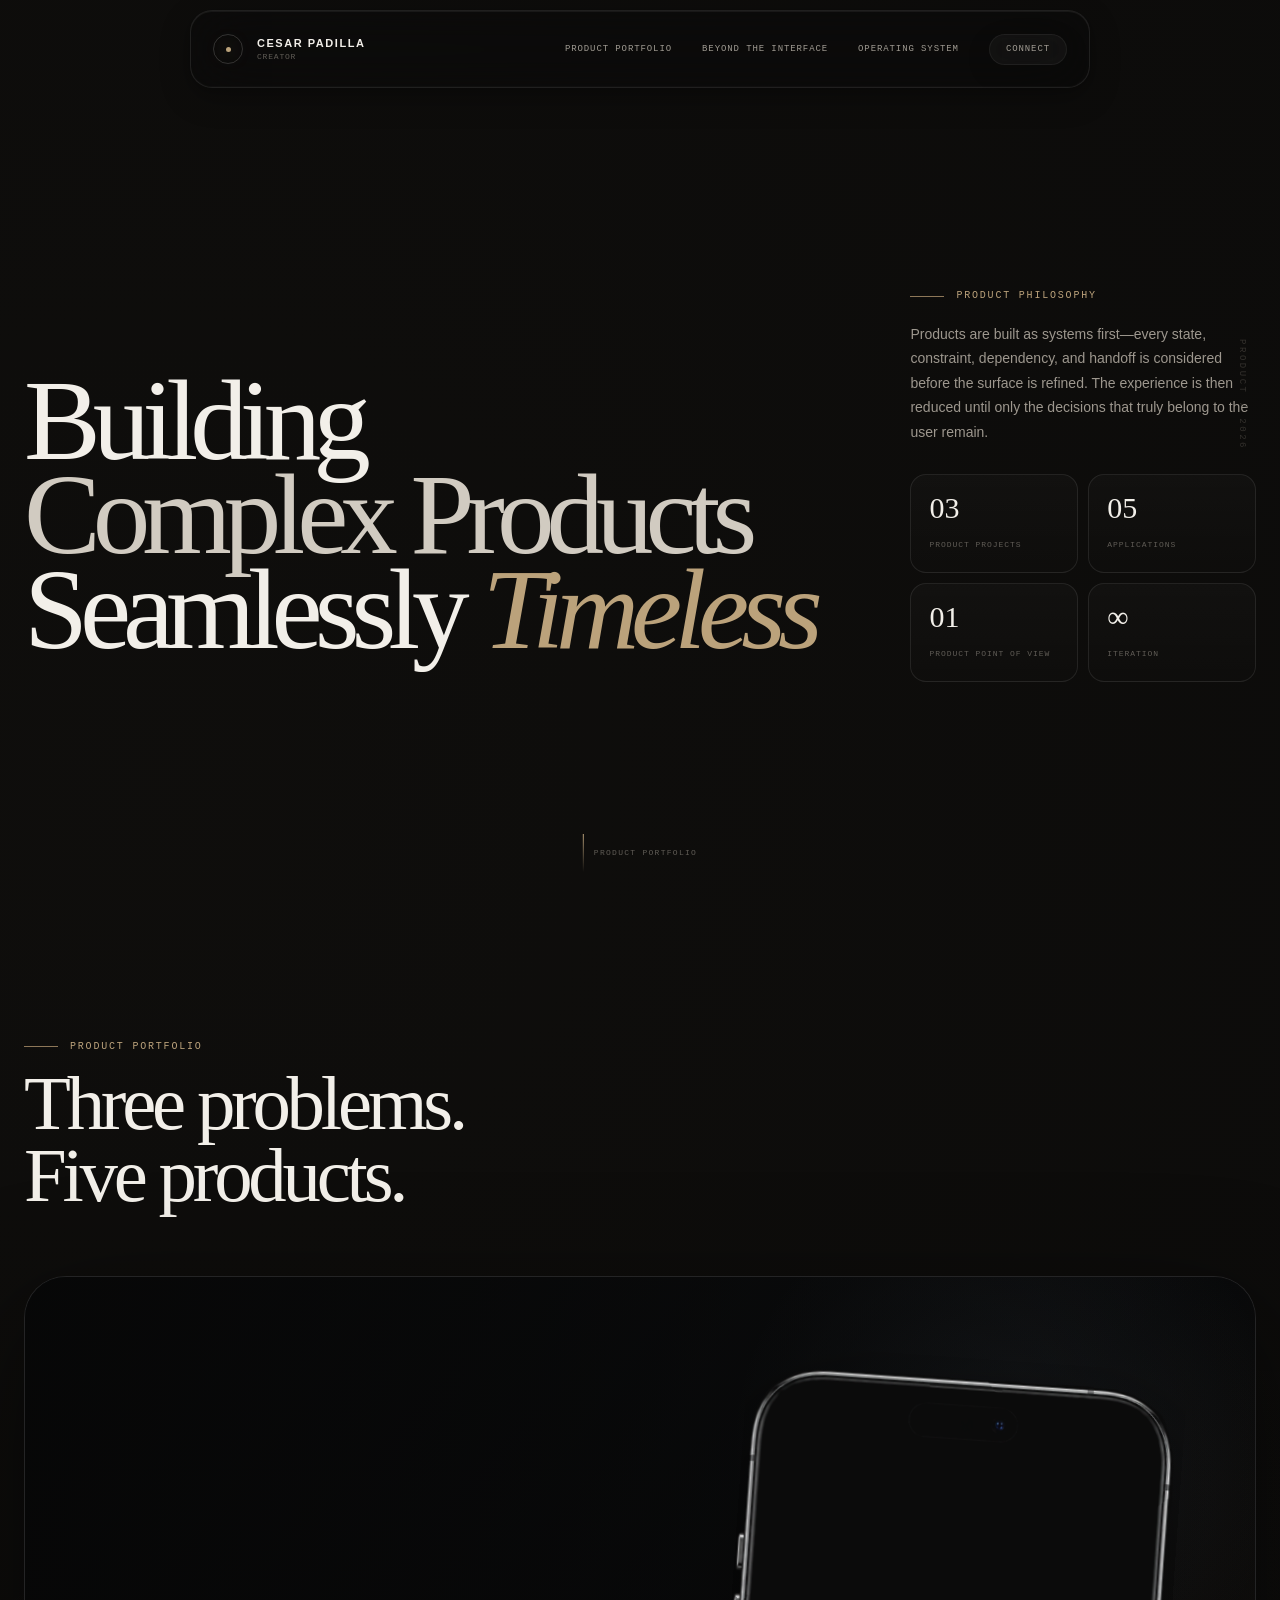
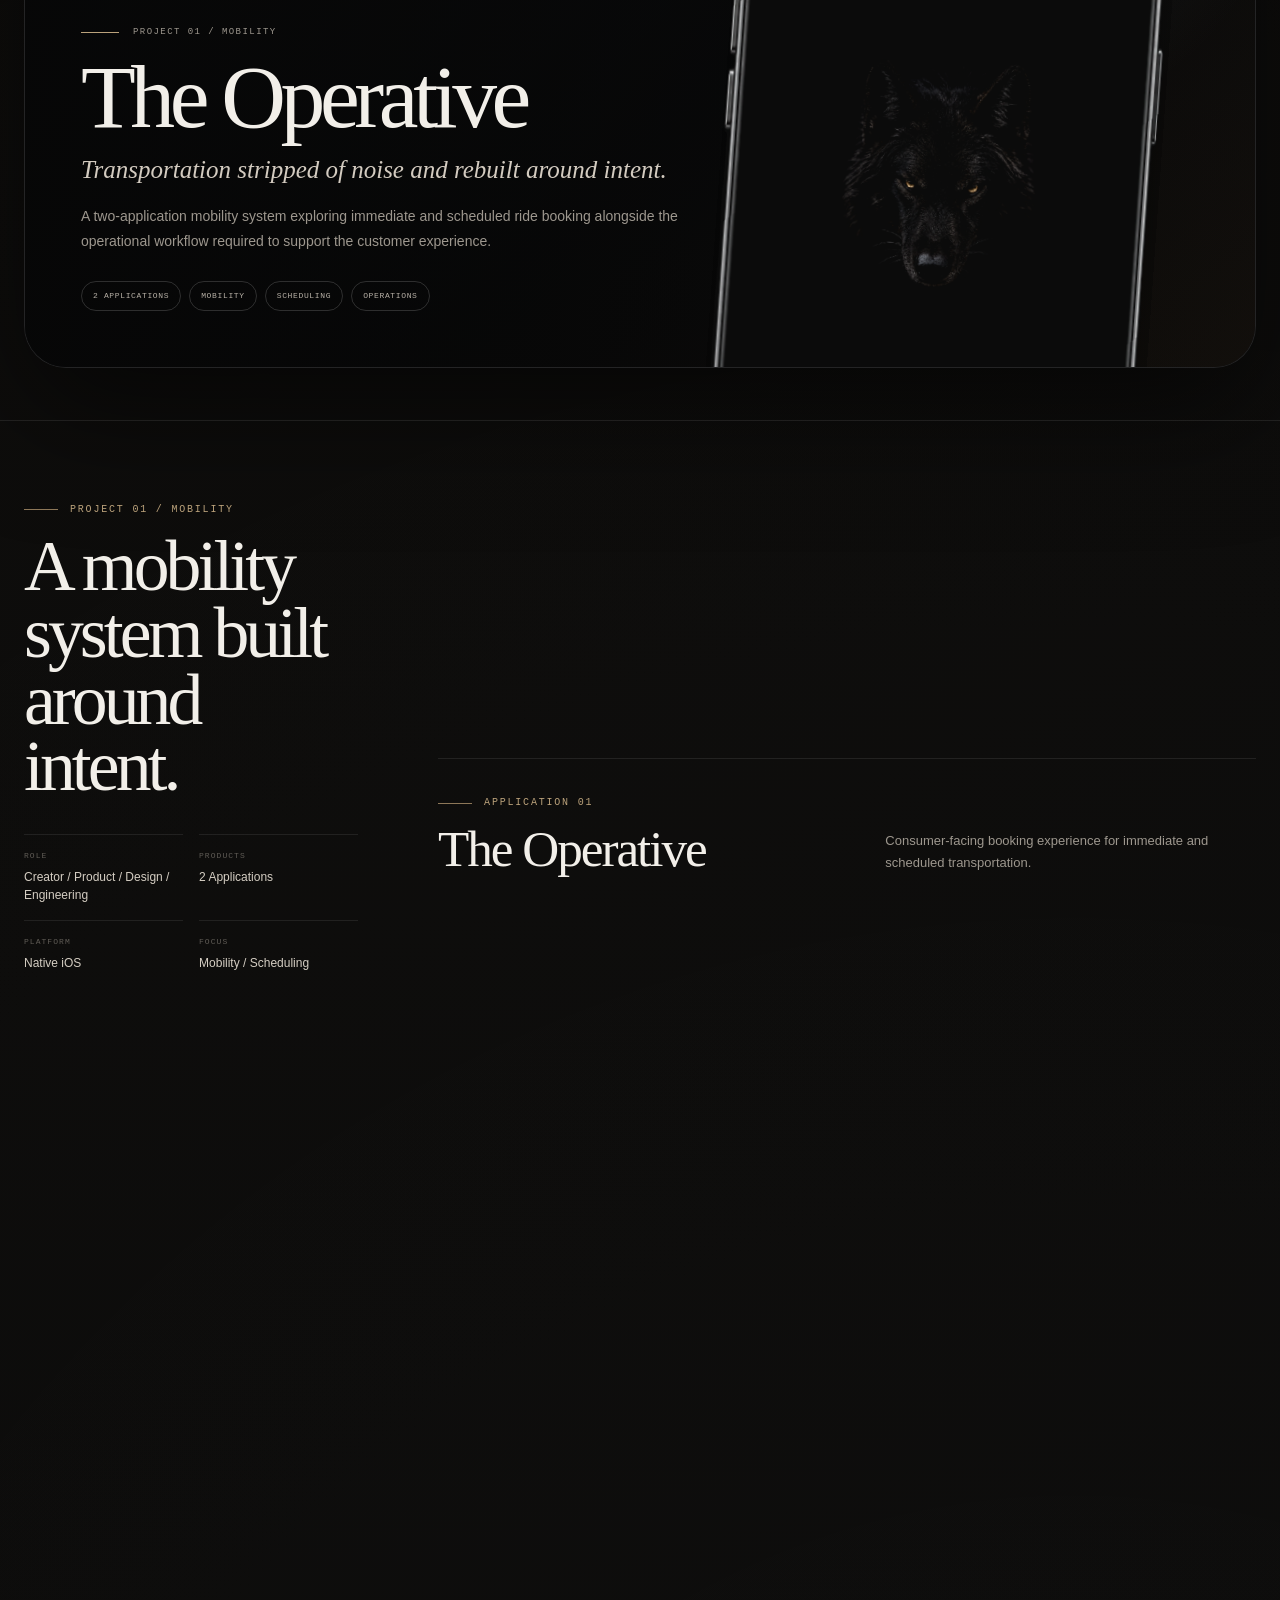
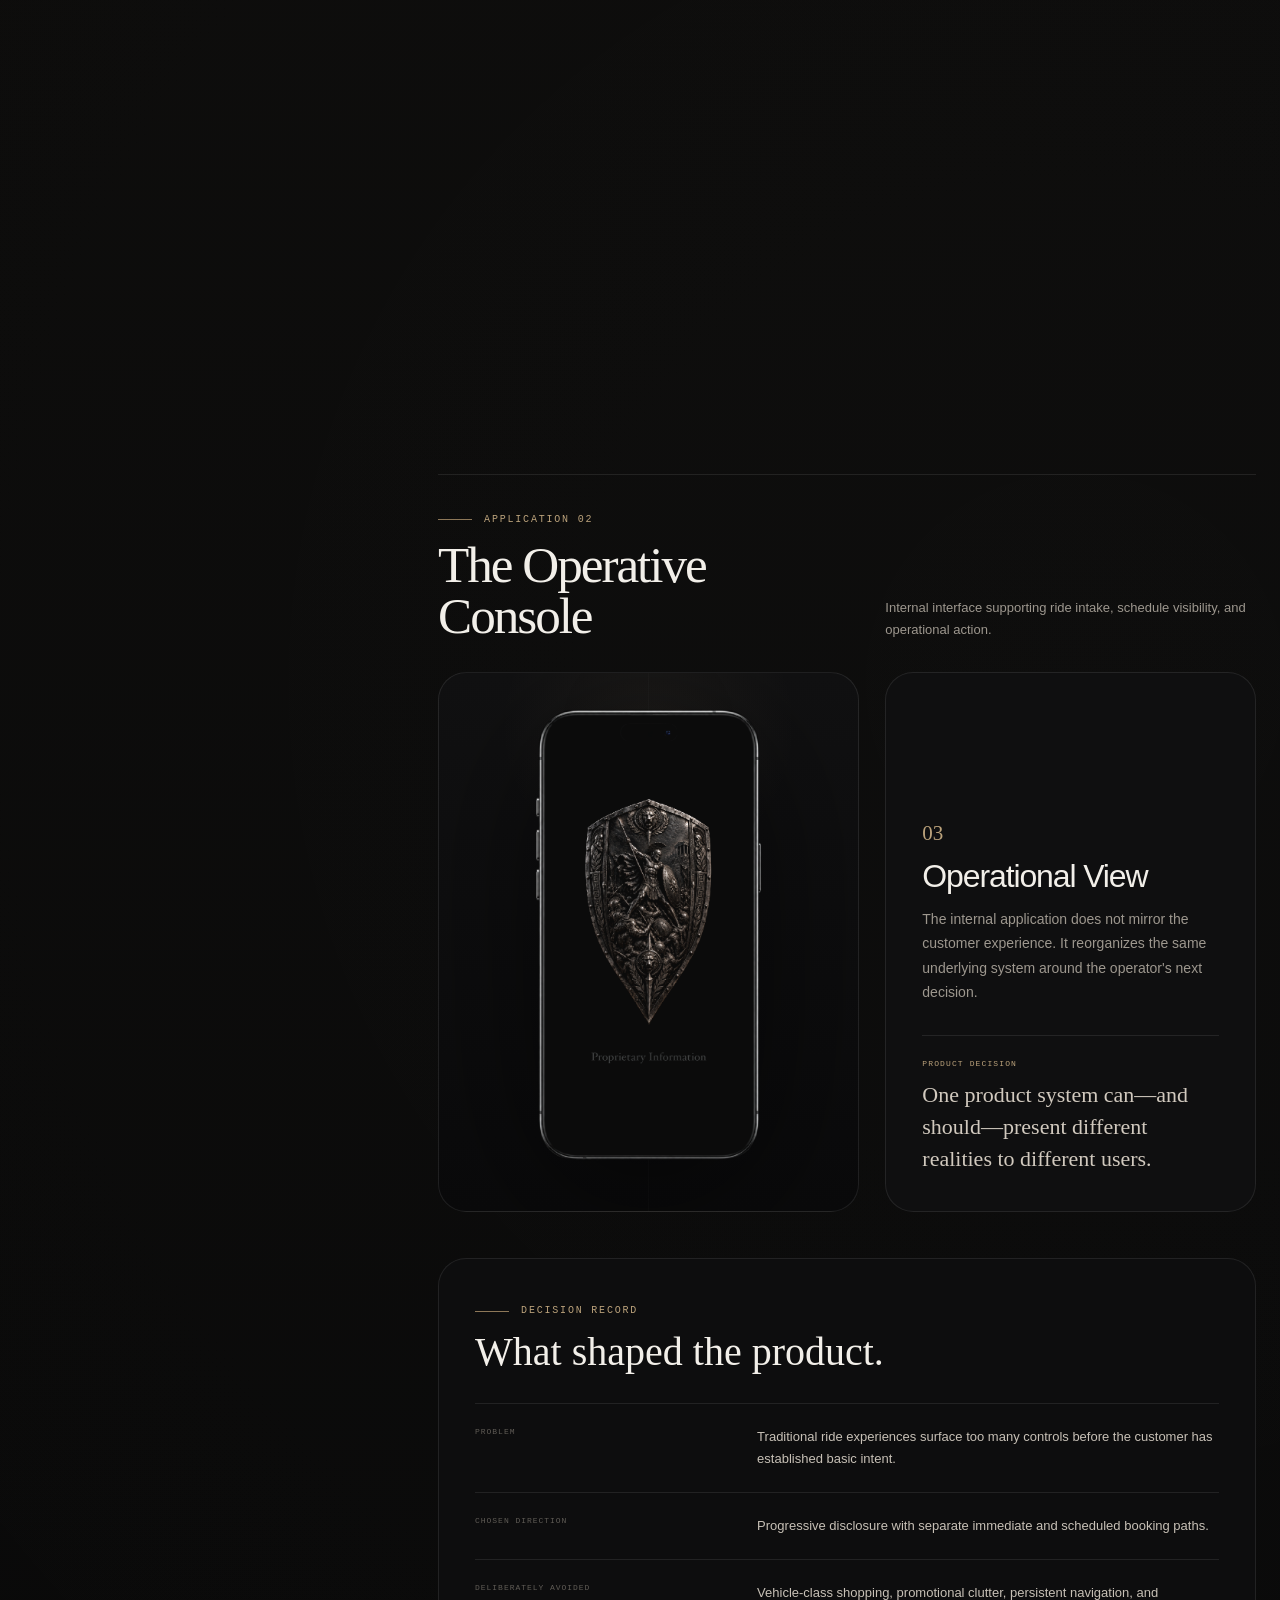
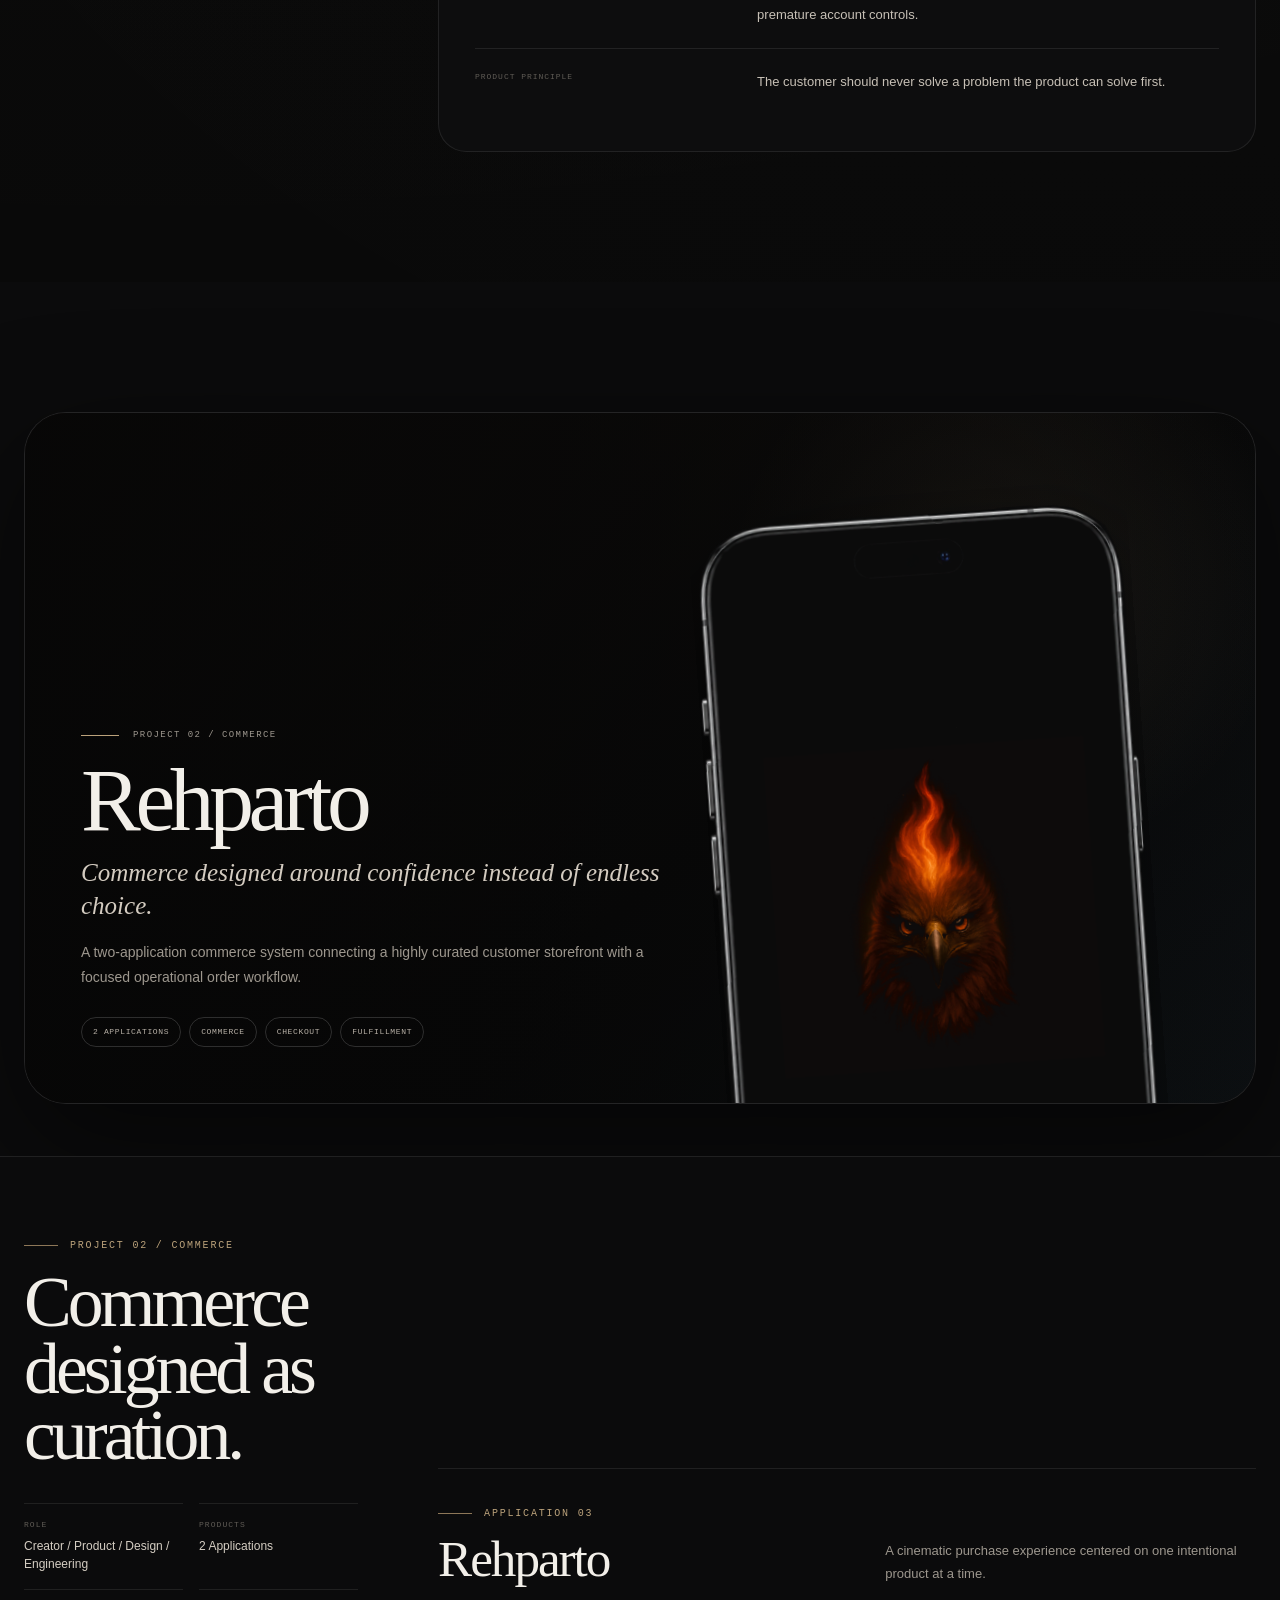
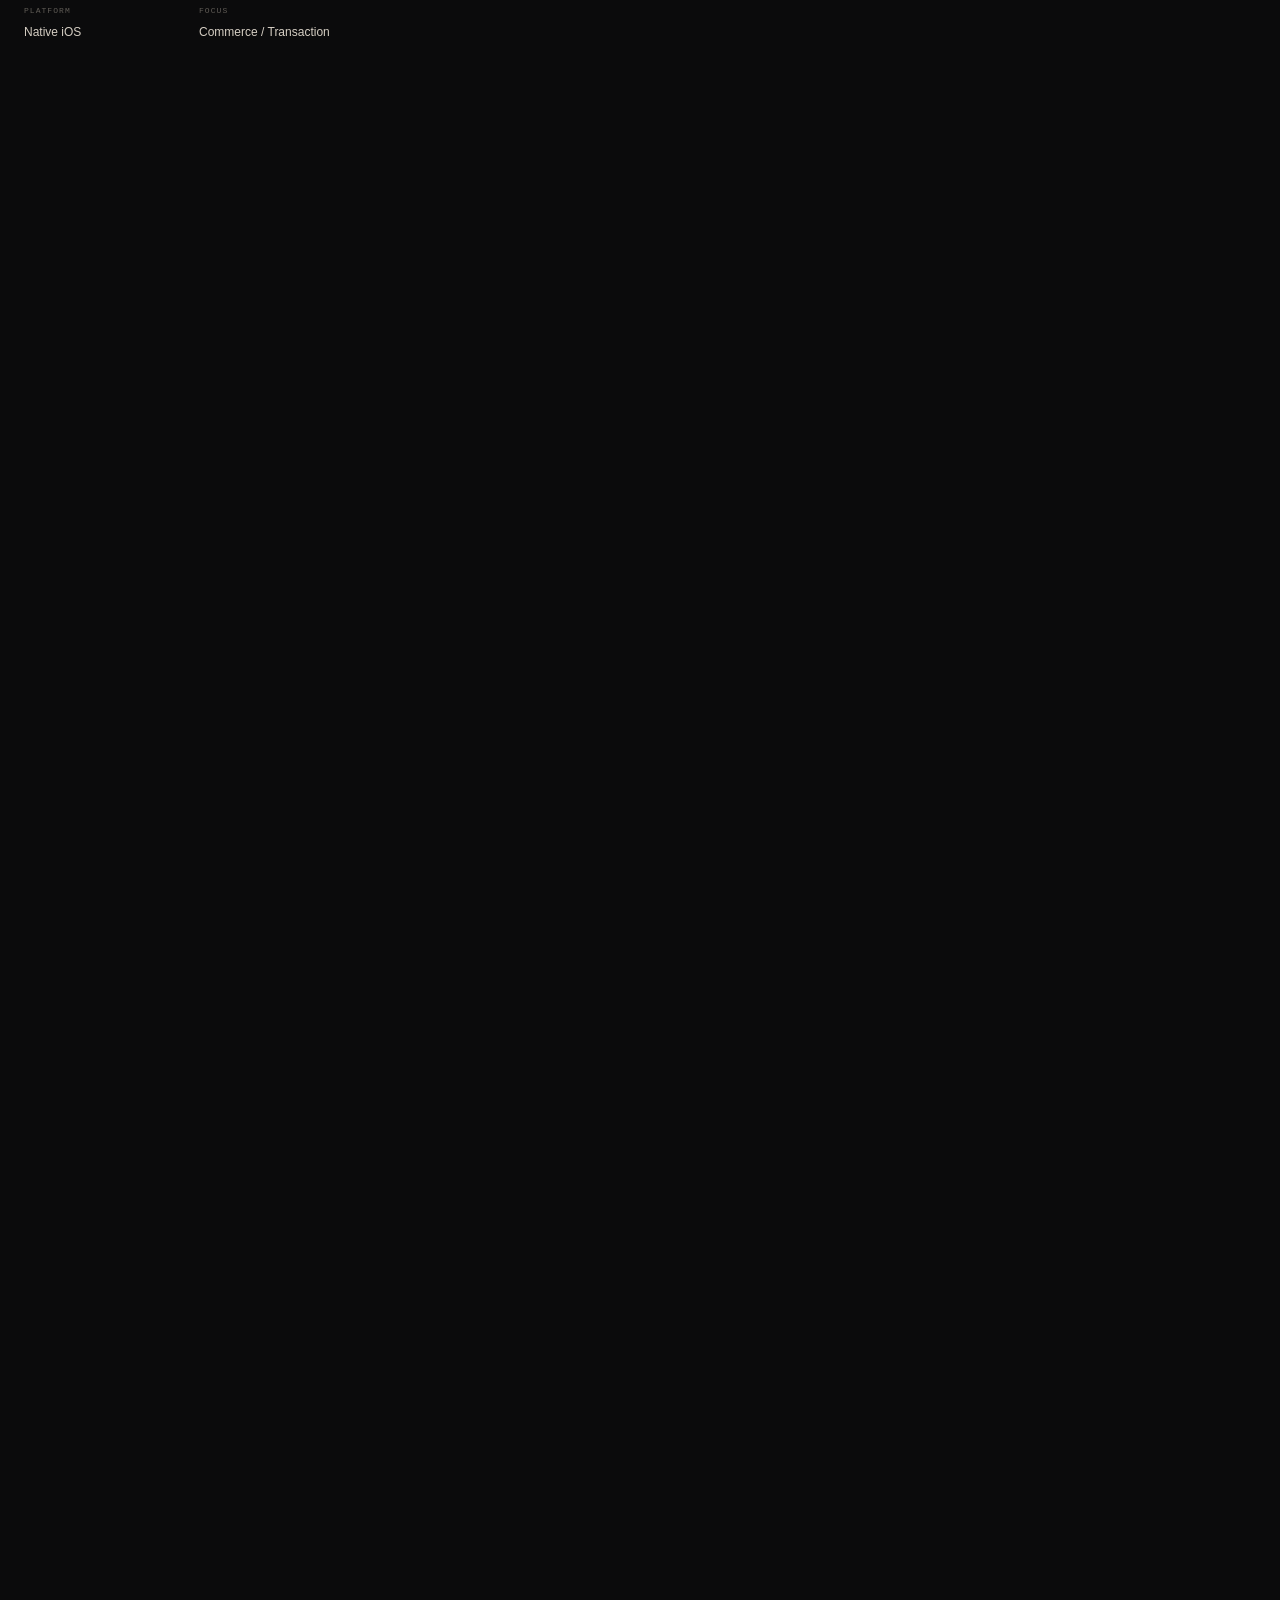
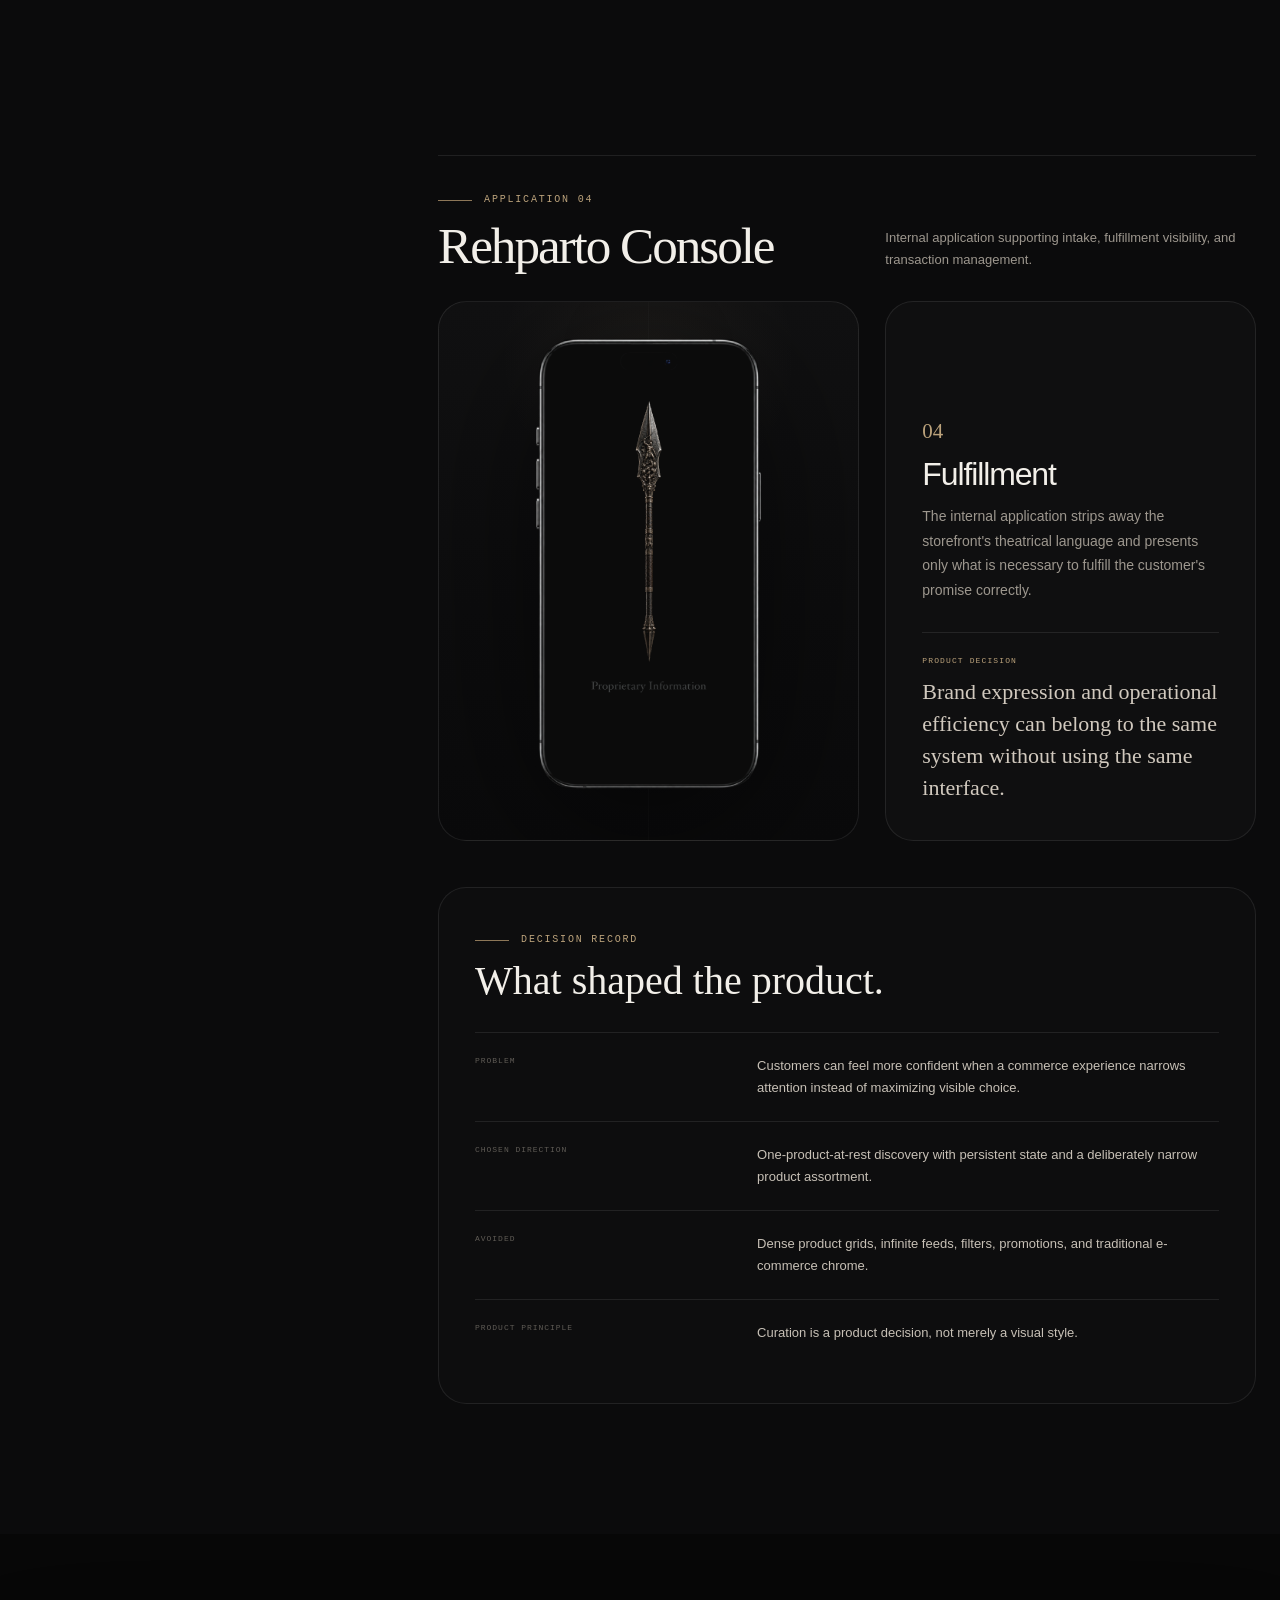
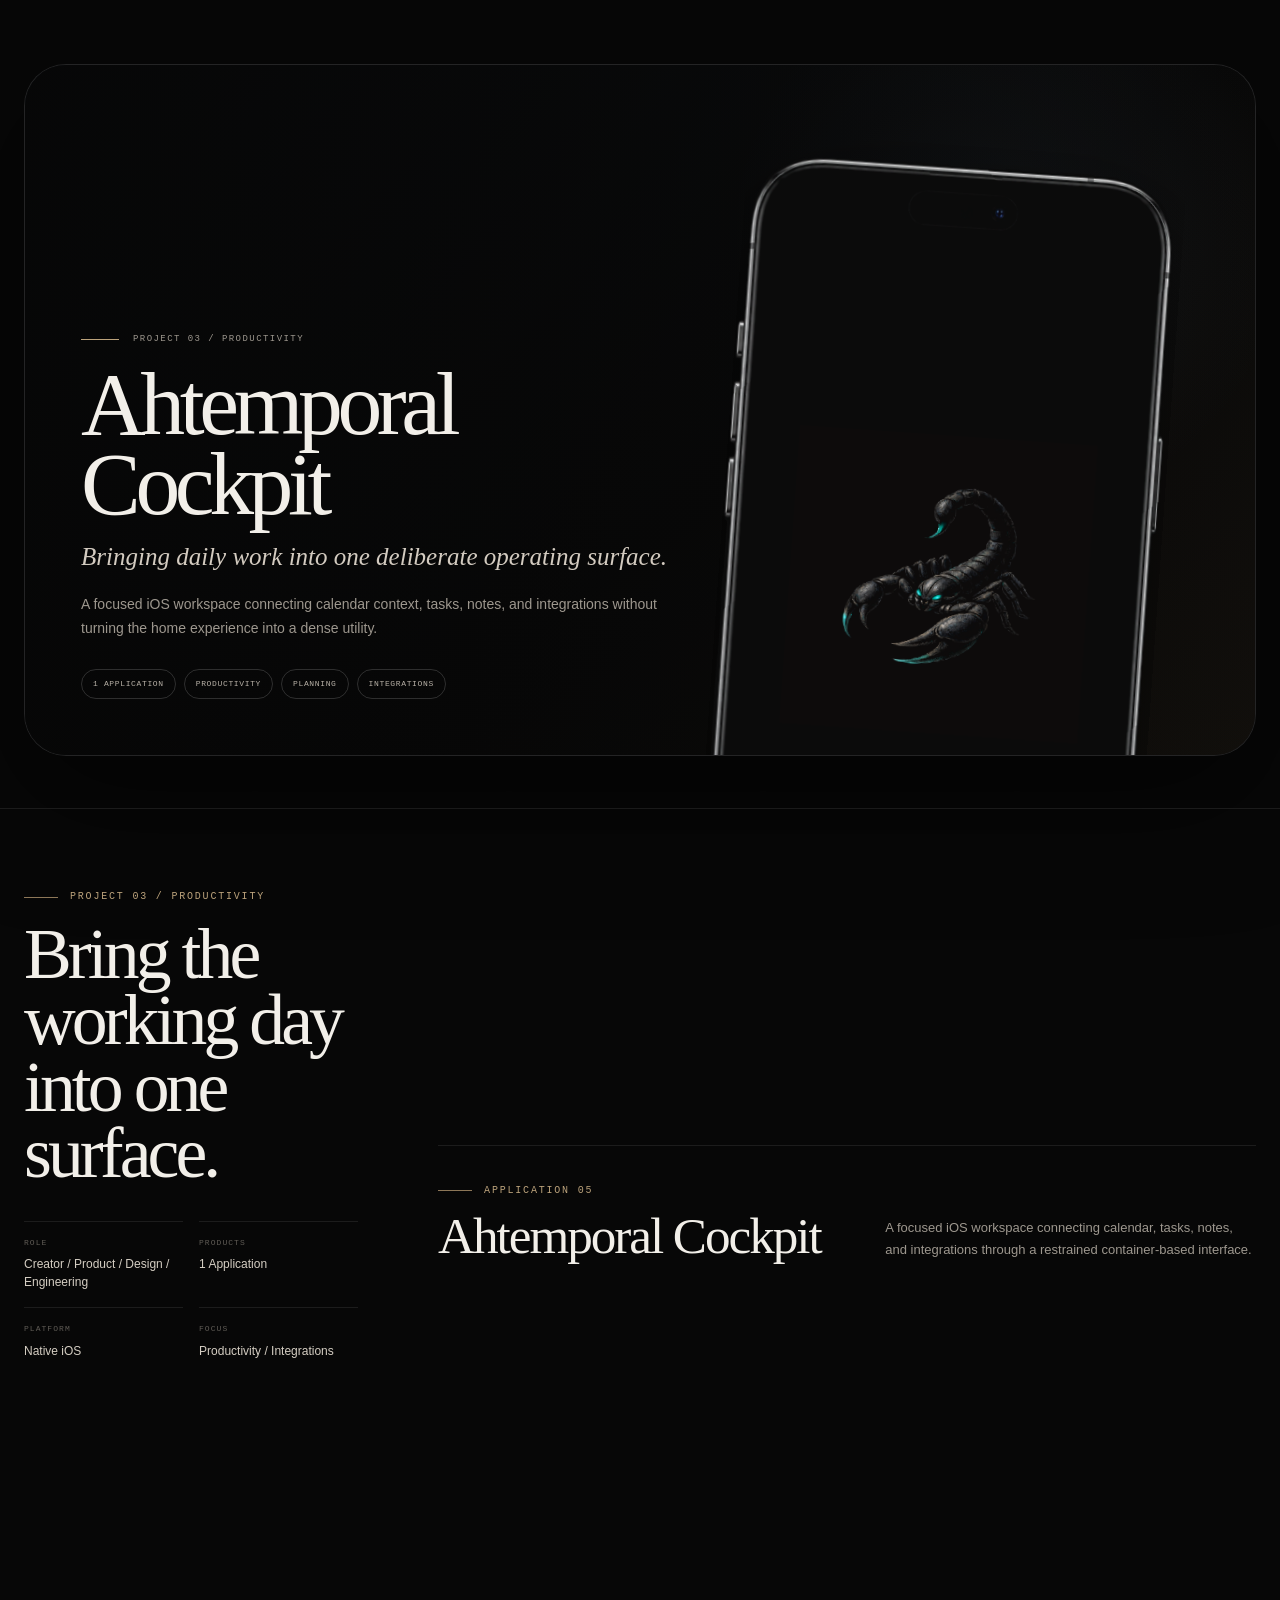
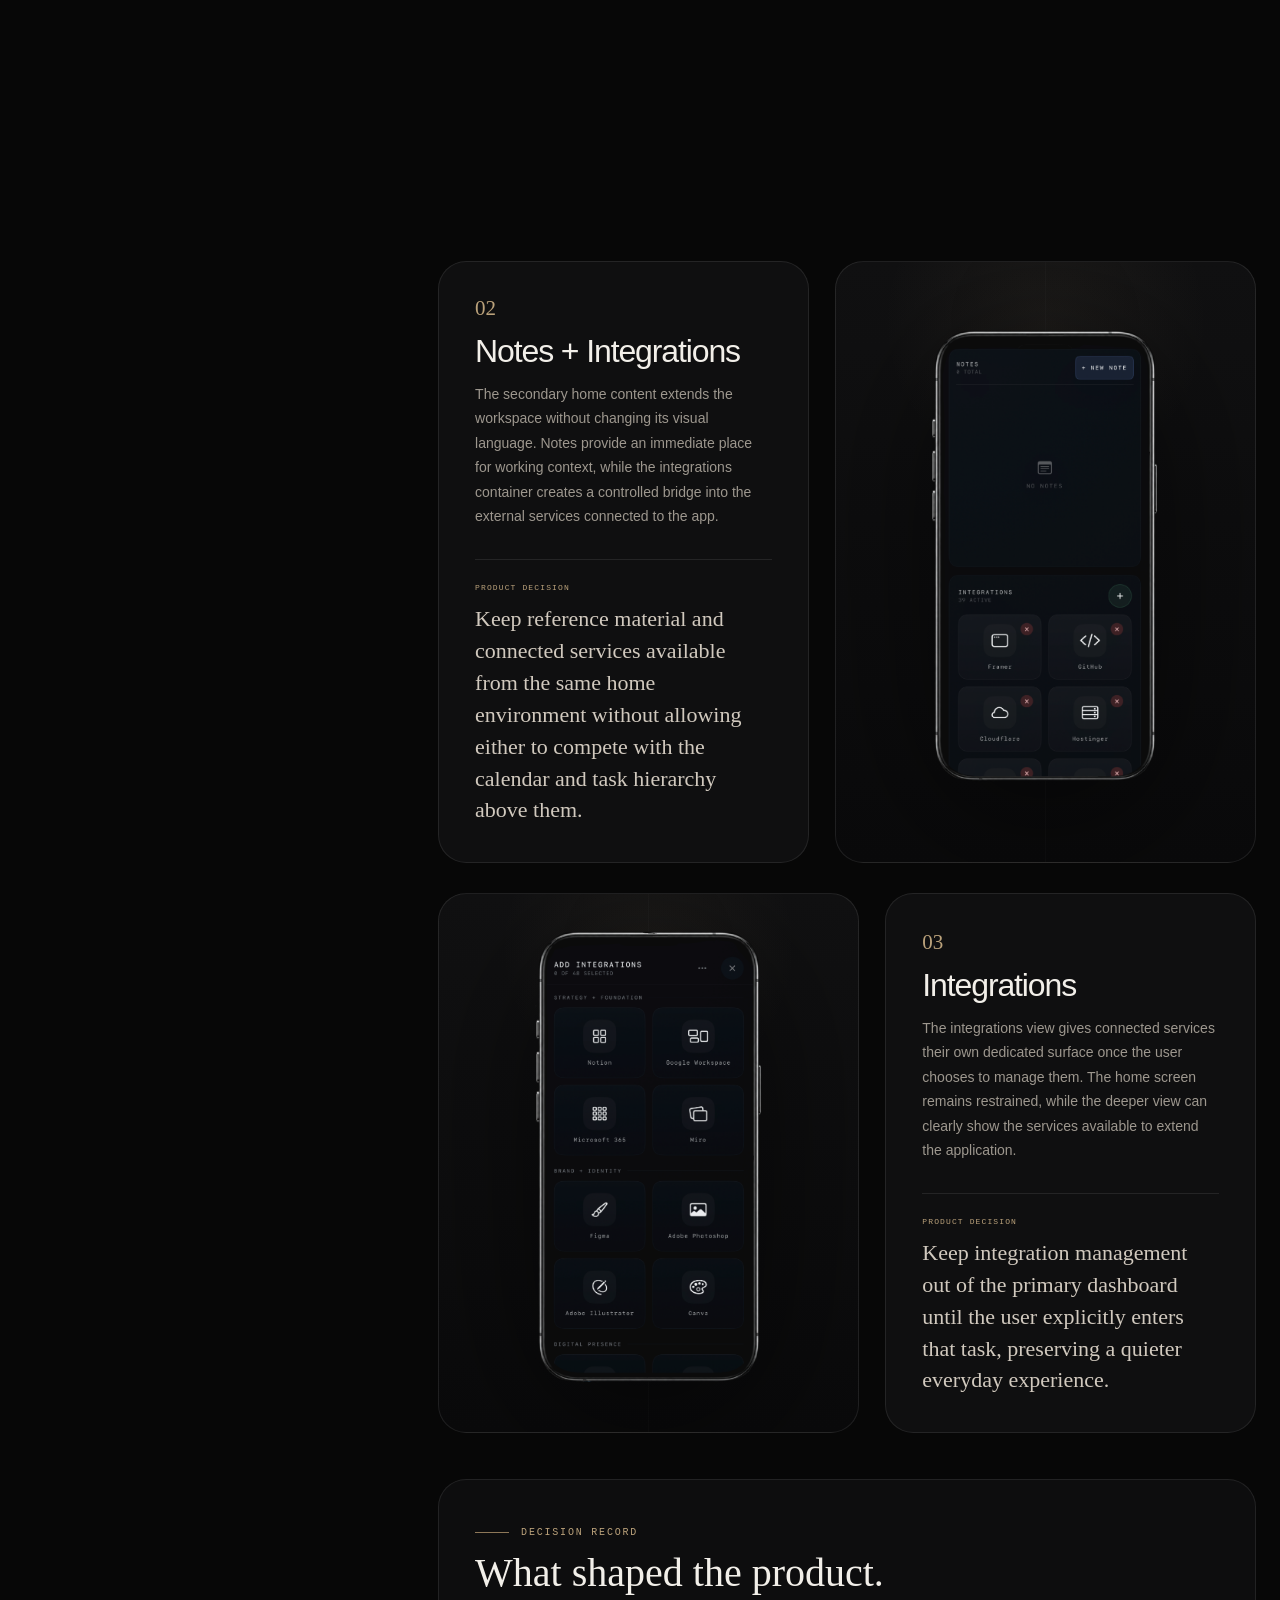
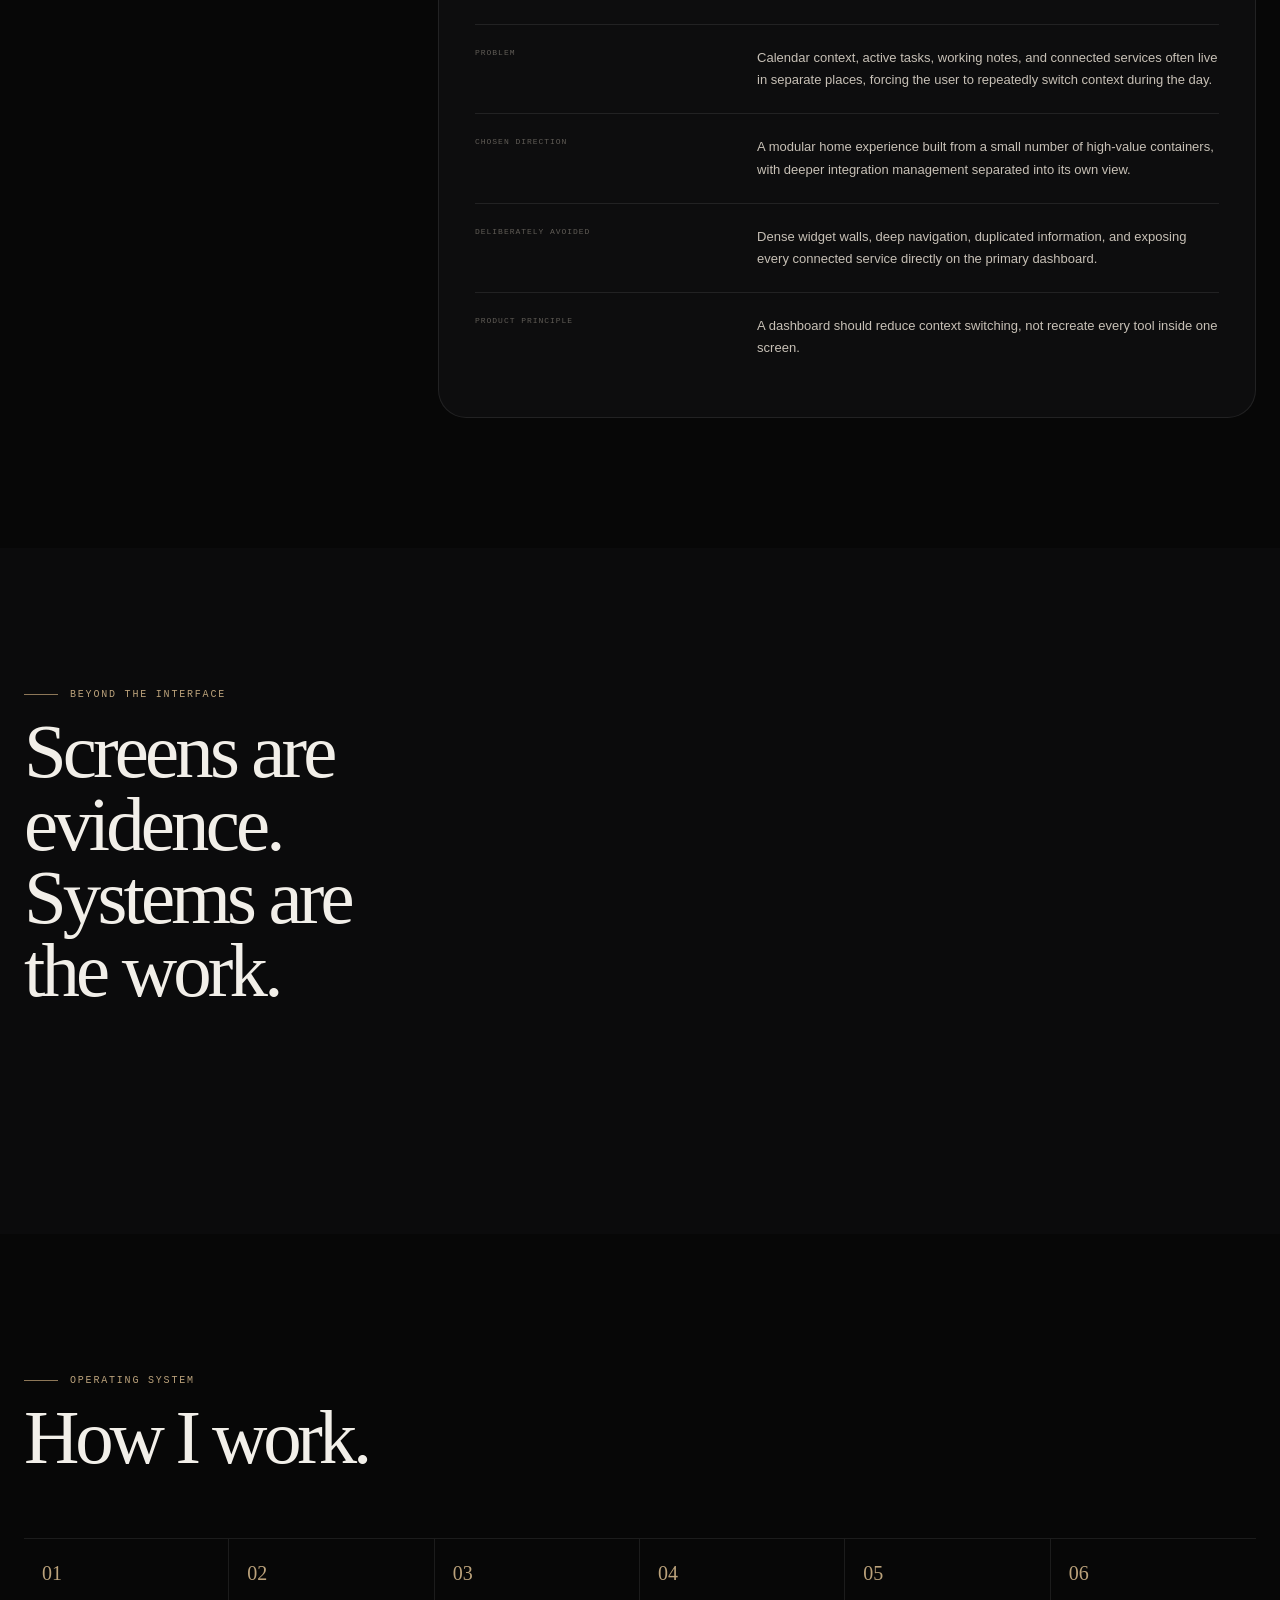
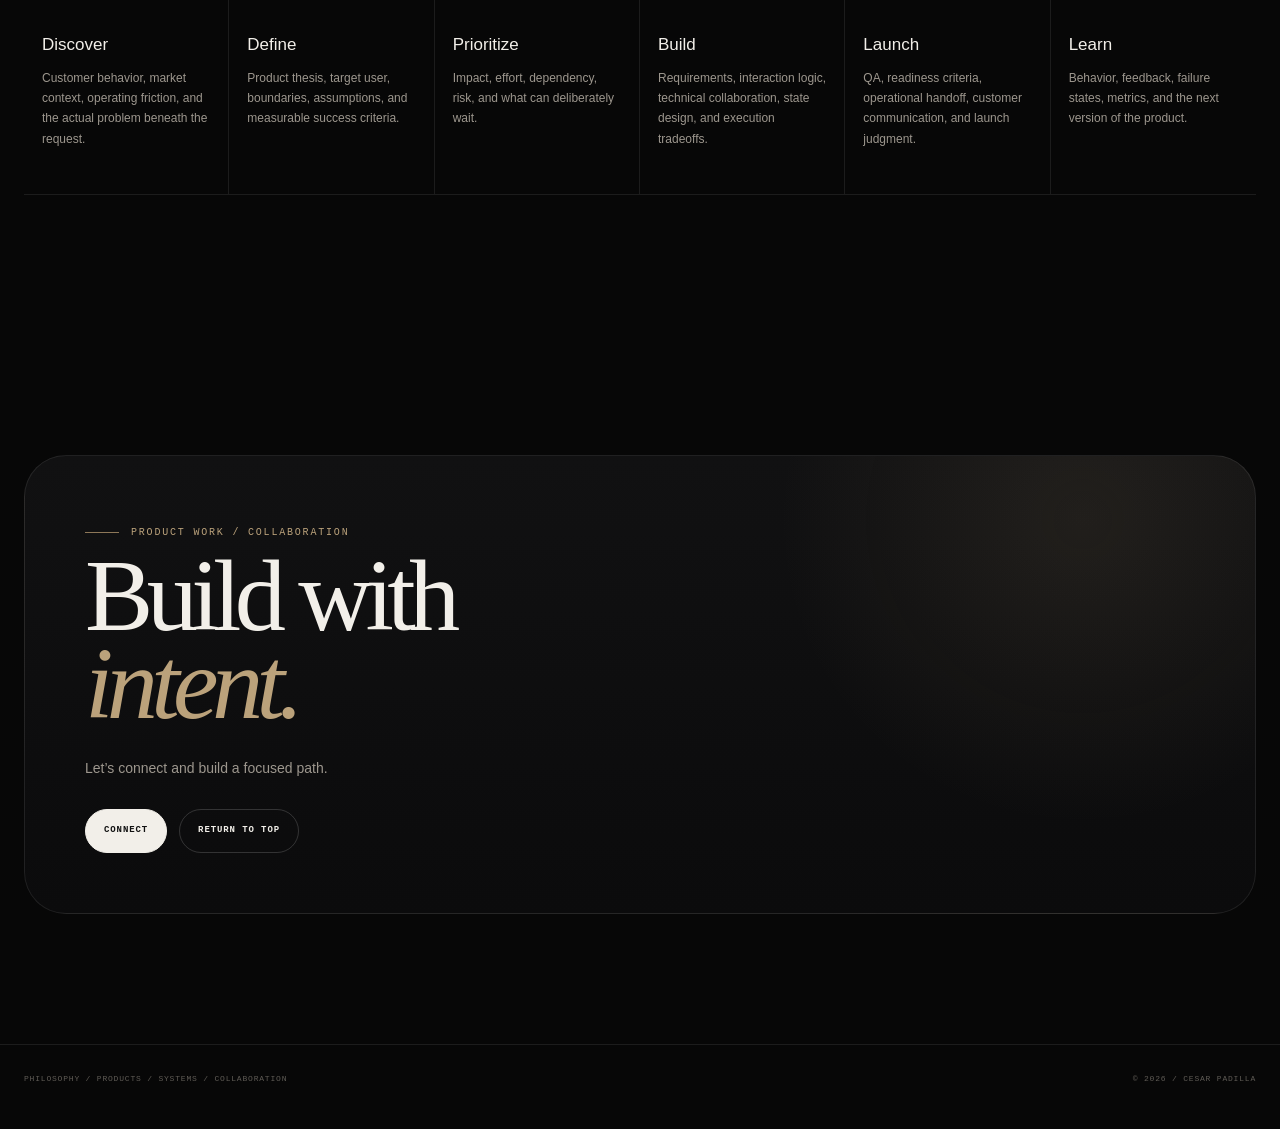
<file: index.html>
<!DOCTYPE html>

<html lang="en">
<head>
  <meta charset="UTF-8" />

  <meta
    name="viewport"
    content="width=device-width, initial-scale=1.0, viewport-fit=cover"
  />

  <meta
    name="description"
    content="Product management portfolio featuring three product systems across five applications."
  />

  <meta
    name="robots"
    content="noindex, nofollow, noarchive"
  />

  <meta
    name="theme-color"
    content="#070707"
  />

  <meta
    name="color-scheme"
    content="dark"
  />

  <title>
    Product Portfolio
  </title>

 <link
  rel="icon"
  type="image/svg+xml"
  href="/favicon.svg?v=4"
/>

  <link
    rel="preload"
    as="image"
    href="/assets/headshot-CAGovAUN.PNG"
    media="(max-width: 720px)"
    fetchpriority="high"
  />

  <script type="module" crossorigin src="/assets/index-BfPm5JV1.js"></script>
  <link rel="stylesheet" crossorigin href="/assets/index-Da9r9q77.css">
</head>

<body>

  <header class="nav">

    <div class="nav-inner">

      <a
        class="identity"
        href="#top"
        aria-label="Return to top"
      >

        <span
          class="identity-mark"
          aria-hidden="true"
        ></span>

        <span class="identity-copy">

          <strong>
            Cesar Padilla
          </strong>

          <span>
            Creator
          </span>

        </span>

      </a>

      <nav
        class="nav-links"
        aria-label="Primary navigation"
      >

        <a
          class="nav-link"
          href="#work"
        >
          Product Portfolio
        </a>

        <a
          class="nav-link"
          href="#beyond-interface"
        >
          Beyond The Interface
        </a>

        <a
          class="nav-link"
          href="#approach"
        >
          Operating System
        </a>

        <a
          class="nav-link nav-contact"
          href="#contact"
        >
          Connect
        </a>

      </nav>

    </div>

  </header>


  <main id="top">

    <section
      class="hero"
      aria-labelledby="hero-title"
    >

      <div class="container hero-grid">

        <div class="hero-copy-block">

          <h1 id="hero-title">

            Building

            <span class="soft">
              Complex Products
            </span>

            Seamlessly

            <em>
              Timeless
            </em>

          </h1>

        </div>


        <aside class="hero-side">

          <div class="hero-headshot">

            <picture>

              <source
                media="(max-width: 720px)"
                srcset="/assets/headshot-CAGovAUN.PNG"
              />

              <img
                alt="Cesar Padilla"
                class="hero-headshot-image"
                width="420"
                height="420"
                decoding="async"
                loading="eager"
                fetchpriority="high"
              />

            </picture>

          </div>


          <div class="eyebrow">
            PRODUCT PHILOSOPHY
          </div>

          <p>
            Products are built as systems first—every state,
            constraint, dependency, and handoff is considered before
            the surface is refined. The experience is then reduced
            until only the decisions that truly belong to the user
            remain.
          </p>


          <div class="hero-stats">

            <div class="hero-stat">

              <strong>
                03
              </strong>

              <span>
                Product Projects
              </span>

            </div>


            <div class="hero-stat">

              <strong>
                05
              </strong>

              <span>
                Applications
              </span>

            </div>


            <div class="hero-stat">

              <strong>
                01
              </strong>

              <span>
                Product Point of View
              </span>

            </div>


            <div class="hero-stat">

              <strong>
                ∞
              </strong>

              <span>
                Iteration
              </span>

            </div>

          </div>

        </aside>

      </div>


      <a
        class="hero-bottom"
        href="#work"
      >
        Product Portfolio
      </a>

    </section>


    <section
      class="section project-cover project-cover-first"
      id="work"
      aria-labelledby="work-title"
    >

      <div class="container">

        <div class="section-heading">

          <div class="eyebrow">
            Product Portfolio
          </div>

          <h2 id="work-title">
            Three problems.<br />
            Five products.
          </h2>

        </div>


        <div class="project-index-grid">

          <article
            class="project-card project-01 reveal"
            aria-labelledby="operative-card-title"
          >

            <div
              class="project-background"
              aria-hidden="true"
            ></div>


            <div
              class="device-art"
              aria-hidden="true"
            >

              <img
                src="/assets/hero3-DcWI9ZAU.png"
                alt=""
                class="device-shot"
              />

            </div>


            <div class="project-card-copy">

              <div class="project-number">
                Project 01 / Mobility
              </div>

              <h3 id="operative-card-title">
                The Operative
              </h3>

              <p class="project-subtitle">
                Transportation stripped of noise and rebuilt
                around intent.
              </p>

              <p class="project-description">
                A two-application mobility system exploring
                immediate and scheduled ride booking alongside
                the operational workflow required to support
                the customer experience.
              </p>


              <div class="project-tags">

                <span class="project-tag">
                  2 Applications
                </span>

                <span class="project-tag">
                  Mobility
                </span>

                <span class="project-tag">
                  Scheduling
                </span>

                <span class="project-tag">
                  Operations
                </span>

              </div>

            </div>

          </article>

        </div>

      </div>

    </section>


    <section
      class="section project-chapter"
      id="project-operative"
      aria-labelledby="operative-title"
    >

      <div class="container chapter-grid">

        <aside class="chapter-sidebar">

          <div class="eyebrow">
            Project 01 / MOBILITY
          </div>

          <h2 id="operative-title">
            A mobility system built around intent.
          </h2>

          <div class="fact-grid">

            <div class="fact">

              <span>
                Role
              </span>

              <strong>
                Creator / Product / Design / Engineering
              </strong>

            </div>


            <div class="fact">

              <span>
                Products
              </span>

              <strong>
                2 Applications
              </strong>

            </div>


            <div class="fact">

              <span>
                Platform
              </span>

              <strong>
                Native iOS
              </strong>

            </div>


            <div class="fact">

              <span>
                Focus
              </span>

              <strong>
                Mobility / Scheduling
              </strong>

            </div>

          </div>

        </aside>


        <div class="case-content">

          <article class="case-intro reveal">

            <h3>
              The Product Idea
            </h3>

            <p>
              Mobility applications can become visually and
              cognitively dense very quickly. Vehicle classes,
              live maps, pricing states, scheduling options,
              account controls, route information, and
              promotional content all compete for attention.
              The opportunity was to build the opposite:
              a ride experience that reveals only what the
              customer needs to make the next decision.
            </p>

          </article>


          <div class="app-divider">

            <div class="app-divider-top">

              <div>

                <div class="eyebrow">
                  Application 01
                </div>

                <h3>
                  The Operative
                </h3>

              </div>

              <p>
                Consumer-facing booking experience for
                immediate and scheduled transportation.
              </p>

            </div>

          </div>


          <article class="page-story reveal">

            <div class="page-visual">

              <img
                src="/assets/homeview1-O4xQMWXF.png"
                alt=""
                class="story-phone-image"
                aria-hidden="true"
                style="display:block;width:230px;height:auto;max-width:70%;position:relative;z-index:2;object-fit:contain;filter:drop-shadow(0 36px 80px rgba(0,0,0,0.55));"
              />

            </div>


            <div class="page-copy">

              <span class="page-number">
                01
              </span>

              <h4>
                Home / Booking
              </h4>

              <p>
                The home view keeps the booking experience focused
                on the essential trip inputs. Pickup, destination,
                and ride timing are brought together in one controlled
                surface so the customer can define the journey without
                moving through unnecessary screens.
              </p>


              <div class="product-decision">

                <span>
                  Product Decision
                </span>

                <p>
                  Concentrate the primary booking decisions into one
                  surface and reveal additional complexity only when
                  the customer's intent requires it.
                </p>

              </div>

            </div>

          </article>


          <article class="page-story reverse reveal">

            <div class="page-visual">

              <img
                src="/assets/checkoutview1-DzxuHrTa.png"
                alt=""
                class="story-phone-image"
                aria-hidden="true"
                style="display:block;width:230px;height:auto;max-width:70%;position:relative;z-index:2;object-fit:contain;filter:drop-shadow(0 36px 80px rgba(0,0,0,0.55));"
              />

            </div>


            <div class="page-copy">

              <span class="page-number">
                02
              </span>

              <h4>
                Checkout
              </h4>

              <p>
                Checkout appears only after the system has resolved
                the meaningful ride variables. The customer can
                review the trip, fare, and scheduling state in one
                place before making the final commitment.
              </p>


              <div class="product-decision">

                <span>
                  Product Decision
                </span>

                <p>
                  Resolve route, availability, timing, and fare
                  before asking the customer to confirm the ride.
                </p>

              </div>

            </div>

          </article>


          <div class="app-divider">

            <div class="app-divider-top">

              <div>

                <div class="eyebrow">
                  Application 02
                </div>

                <h3>
                  The Operative Console
                </h3>

              </div>

              <p>
                Internal interface supporting ride intake,
                schedule visibility, and operational action.
              </p>

            </div>

          </div>


          <article class="page-story reveal">

            <div class="page-visual">

              <img
                src="/assets/console1-_Uh1pIlL.png"
                alt=""
                class="story-phone-image"
                aria-hidden="true"
                style="display:block;width:230px;height:auto;max-width:70%;position:relative;z-index:2;object-fit:contain;filter:drop-shadow(0 36px 80px rgba(0,0,0,0.55));"
              />

            </div>


            <div class="page-copy">

              <span class="page-number">
                03
              </span>

              <h4>
                Operational View
              </h4>

              <p>
                The internal application does not mirror the
                customer experience. It reorganizes the same
                underlying system around the operator's next
                decision.
              </p>


              <div class="product-decision">

                <span>
                  Product Decision
                </span>

                <p>
                  One product system can—and should—present
                  different realities to different users.
                </p>

              </div>

            </div>

          </article>


          <article class="decision-record reveal">

            <div class="eyebrow">
              Decision Record
            </div>

            <h3>
              What shaped the product.
            </h3>


            <div class="decision-table">

              <div class="decision-row">

                <span>
                  Problem
                </span>

                <p>
                  Traditional ride experiences surface too many
                  controls before the customer has established
                  basic intent.
                </p>

              </div>


              <div class="decision-row">

                <span>
                  Chosen Direction
                </span>

                <p>
                  Progressive disclosure with separate
                  immediate and scheduled booking paths.
                </p>

              </div>


              <div class="decision-row">

                <span>
                  Deliberately Avoided
                </span>

                <p>
                  Vehicle-class shopping, promotional clutter,
                  persistent navigation, and premature account
                  controls.
                </p>

              </div>


              <div class="decision-row">

                <span>
                  Product Principle
                </span>

                <p>
                  The customer should never solve a problem
                  the product can solve first.
                </p>

              </div>

            </div>

          </article>

        </div>

      </div>

    </section>


    <section
      class="section section-dark project-cover"
      aria-labelledby="pro-card-title"
    >

      <div class="container">

        <div class="project-index-grid">

          <article
            class="project-card project-02 reveal"
            aria-labelledby="pro-card-title"
          >

            <div
              class="project-background"
              aria-hidden="true"
            ></div>


            <div
              class="device-art"
              aria-hidden="true"
            >

              <img
                src="/assets/hero2-DFknnr_0.png"
                alt=""
                class="device-shot"
              />

            </div>


            <div class="project-card-copy">

              <div class="project-number">
                Project 02 / Commerce
              </div>

              <h3 id="pro-card-title">
                Rehparto
              </h3>

              <p class="project-subtitle">
                Commerce designed around confidence instead
                of endless choice.
              </p>

              <p class="project-description">
                A two-application commerce system connecting
                a highly curated customer storefront with a
                focused operational order workflow.
              </p>


              <div class="project-tags">

                <span class="project-tag">
                  2 Applications
                </span>

                <span class="project-tag">
                  Commerce
                </span>

                <span class="project-tag">
                  Checkout
                </span>

                <span class="project-tag">
                  Fulfillment
                </span>

              </div>

            </div>

          </article>

        </div>

      </div>

    </section>


    <section
      class="section section-dark project-chapter"
      id="project-pro"
      aria-labelledby="pro-title"
    >

      <div class="container chapter-grid">

        <aside class="chapter-sidebar">

          <div class="eyebrow">
            Project 02 / COMMERCE
          </div>

          <h2 id="pro-title">
            Commerce designed as curation.
          </h2>
          
          <div class="fact-grid">

            <div class="fact">

              <span>
                Role
              </span>

              <strong>
                Creator / Product / Design / Engineering
              </strong>

            </div>


            <div class="fact">

              <span>
                Products
              </span>

              <strong>
                2 Applications
              </strong>

            </div>


            <div class="fact">

              <span>
                Platform
              </span>

              <strong>
                Native iOS
              </strong>

            </div>


            <div class="fact">

              <span>
                Focus
              </span>

              <strong>
                Commerce / Transaction
              </strong>

            </div>

          </div>

        </aside>


        <div class="case-content">

          <article class="case-intro reveal">

            <h3>
              The Product Idea
            </h3>

            <p>
              Most digital commerce assumes that more products,
              more filters, and more visible inventory create a
              better buying experience. Rehparto explores the
              opposite: fewer choices, stronger presentation,
              and a transaction path that protects the
              customer's attention.
            </p>

          </article>


          <div class="app-divider">

            <div class="app-divider-top">

              <div>

                <div class="eyebrow">
                  Application 03
                </div>

                <h3>
                  Rehparto
                </h3>

              </div>

              <p>
                A cinematic purchase experience centered on
                one intentional product at a time.
              </p>

            </div>

          </div>


          <article class="page-story reveal">

            <div class="page-visual">

              <img
                src="/assets/homeview2-CchNv3It.png"
                alt=""
                class="story-phone-image"
                aria-hidden="true"
                style="display:block;width:230px;height:auto;max-width:70%;position:relative;z-index:2;object-fit:contain;filter:drop-shadow(0 36px 80px rgba(0,0,0,0.55));"
              />

            </div>


            <div class="page-copy">

              <span class="page-number">
                01
              </span>

              <h4>
                Home Screen
              </h4>

              <p>
                The home screen establishes the storefront as a
                curated product experience rather than a dense
                catalog. The interface keeps attention on the
                active products and gives the customer a direct
                path into exploration without introducing
                unnecessary navigation or visual noise.
              </p>


              <div class="product-decision">

                <span>
                  Product Decision
                </span>

                <p>
                  Keep discovery focused by presenting the product
                  experience as a controlled selection rather than
                  an inventory-heavy storefront.
                </p>

              </div>

            </div>

          </article>


          <article class="page-story reverse reveal">

            <div class="page-visual">

              <img
                src="/assets/detailview1-CmLl5xR6.png"
                alt=""
                class="story-phone-image"
                aria-hidden="true"
                style="display:block;width:230px;height:auto;max-width:70%;position:relative;z-index:2;object-fit:contain;filter:drop-shadow(0 36px 80px rgba(0,0,0,0.55));"
              />

            </div>


            <div class="page-copy">

              <span class="page-number">
                02
              </span>

              <h4>
                Product Detail
              </h4>

              <p>
                The product detail screen gives the selected item
                its own focused environment. Product information is
                available when the customer asks for it, while the
                broader storefront remains visually restrained and
                the path back to discovery stays intact.
              </p>


              <div class="product-decision">

                <span>
                  Product Decision
                </span>

                <p>
                  Separate product evaluation from product discovery
                  so additional information appears only after the
                  customer has expressed interest in a specific item.
                </p>

              </div>

            </div>

          </article>


          <article class="page-story reveal">

            <div class="page-visual">

              <img
                src="/assets/purchase1-OVn7jFwZ.png"
                alt=""
                class="story-phone-image"
                aria-hidden="true"
                style="display:block;width:230px;height:auto;max-width:70%;position:relative;z-index:2;object-fit:contain;filter:drop-shadow(0 36px 80px rgba(0,0,0,0.55));"
              />

            </div>


            <div class="page-copy">

              <span class="page-number">
                03
              </span>

              <h4>
                Checkout
              </h4>

              <p>
                Checkout preserves the customer's selected products
                and moves directly toward purchase confirmation.
                The transaction remains part of the same product
                experience rather than becoming a detached flow,
                protecting continuity from selection through completion.
              </p>


              <div class="product-decision">

                <span>
                  Product Decision
                </span>

                <p>
                  Preserve selection state through checkout so the
                  customer can complete the transaction without rebuilding
                  context or repeating earlier decisions.
                </p>

              </div>

            </div>

          </article>


          <div class="app-divider">

            <div class="app-divider-top">

              <div>

                <div class="eyebrow">
                  Application 04
                </div>

                <h3>
                  Rehparto Console
                </h3>

              </div>

              <p>
                Internal application supporting intake,
                fulfillment visibility, and transaction
                management.
              </p>

            </div>

          </div>


          <article class="page-story reveal">

            <div class="page-visual">

              <img
                src="/assets/console2-DclqXp9S.png"
                alt=""
                class="story-phone-image"
                aria-hidden="true"
                style="display:block;width:230px;height:auto;max-width:70%;position:relative;z-index:2;object-fit:contain;filter:drop-shadow(0 36px 80px rgba(0,0,0,0.55));"
              />

            </div>


            <div class="page-copy">

              <span class="page-number">
                04
              </span>

              <h4>
                Fulfillment
              </h4>

              <p>
                The internal application strips away the
                storefront's theatrical language and presents
                only what is necessary to fulfill the
                customer's promise correctly.
              </p>


              <div class="product-decision">

                <span>
                  Product Decision
                </span>

                <p>
                  Brand expression and operational efficiency
                  can belong to the same system without using
                  the same interface.
                </p>

              </div>

            </div>

          </article>


          <article class="decision-record reveal">

            <div class="eyebrow">
              Decision Record
            </div>

            <h3>
              What shaped the product.
            </h3>


            <div class="decision-table">

              <div class="decision-row">

                <span>
                  Problem
                </span>

                <p>
                  Customers can feel more confident when a
                  commerce experience narrows attention instead
                  of maximizing visible choice.
                </p>

              </div>


              <div class="decision-row">

                <span>
                  Chosen Direction
                </span>

                <p>
                  One-product-at-rest discovery with persistent
                  state and a deliberately narrow product
                  assortment.
                </p>

              </div>


              <div class="decision-row">

                <span>
                  Avoided
                </span>

                <p>
                  Dense product grids, infinite feeds, filters,
                  promotions, and traditional e-commerce chrome.
                </p>

              </div>


              <div class="decision-row">

                <span>
                  Product Principle
                </span>

                <p>
                  Curation is a product decision, not merely
                  a visual style.
                </p>

              </div>

            </div>

          </article>

        </div>

      </div>

    </section>


    <section
      class="section project-cover"
      aria-labelledby="dashboard-card-title"
    >

      <div class="container">

        <div class="project-index-grid">

          <article
            class="project-card project-03 reveal"
            aria-labelledby="dashboard-card-title"
          >

            <div
              class="project-background"
              aria-hidden="true"
            ></div>


            <div
              class="device-art"
              aria-hidden="true"
            >

              <img
                src="/assets/hero1-B6EnwlX9.png"
                alt=""
                class="device-shot"
              />

            </div>


            <div class="project-card-copy">

              <div class="project-number">
                Project 03 / Productivity
              </div>

              <h3 id="dashboard-card-title">
                Ahtemporal Cockpit
              </h3>

              <p class="project-subtitle">
                Bringing daily work into one deliberate
                operating surface.
              </p>

              <p class="project-description">
                A focused iOS workspace connecting calendar
                context, tasks, notes, and integrations without
                turning the home experience into a dense utility.
              </p>


              <div class="project-tags">

                <span class="project-tag">
                  1 Application
                </span>

                <span class="project-tag">
                  Productivity
                </span>

                <span class="project-tag">
                  Planning
                </span>

                <span class="project-tag">
                  Integrations
                </span>

              </div>

            </div>

          </article>

        </div>

      </div>

    </section>


    <section
      class="section project-chapter"
      id="project-dashboard"
      aria-labelledby="dashboard-title"
    >

      <div class="container chapter-grid">

        <aside class="chapter-sidebar">

          <div class="eyebrow">
            Project 03 / PRODUCTIVITY
          </div>

          <h2 id="dashboard-title">
            Bring the working day into one surface.
          </h2>

          <div class="fact-grid">

            <div class="fact">

              <span>
                Role
              </span>

              <strong>
                Creator / Product / Design / Engineering
              </strong>

            </div>


            <div class="fact">

              <span>
                Products
              </span>

              <strong>
                1 Application
              </strong>

            </div>


            <div class="fact">

              <span>
                Platform
              </span>

              <strong>
                Native iOS
              </strong>

            </div>


            <div class="fact">

              <span>
                Focus
              </span>

              <strong>
                Productivity / Integrations
              </strong>

            </div>

          </div>

        </aside>


        <div class="case-content">

          <article class="case-intro reveal">

            <h3>
              The Product Idea
            </h3>

            <p>
              Daily work is often distributed across calendars,
              task lists, notes, and connected services. Dashboard
              brings those high-value surfaces together without
              flattening them into one overloaded screen. The
              product uses a small number of deliberate containers
              so the user can understand the day, capture context,
              and move into connected tools without losing focus.
            </p>

          </article>


          <div class="app-divider">

            <div class="app-divider-top">

              <div>

                <div class="eyebrow">
                  Application 05
                </div>

                <h3>
                  Ahtemporal Cockpit
                </h3>

              </div>

              <p>
                A focused iOS workspace connecting calendar,
                tasks, notes, and integrations through a
                restrained container-based interface.
              </p>

            </div>

          </div>


          <article class="page-story reveal">

            <div class="page-visual">

              <img
                src="/assets/homeview3-tp6Uttwz.png"
                alt=""
                class="story-phone-image"
                aria-hidden="true"
                style="display:block;width:230px;height:auto;max-width:70%;position:relative;z-index:2;object-fit:contain;filter:drop-shadow(0 36px 80px rgba(0,0,0,0.55));"
              />

            </div>


            <div class="page-copy">

              <span class="page-number">
                01
              </span>

              <h4>
                Daily Overview
              </h4>

              <p>
                The opening view establishes the application
                identity first, then immediately moves into the
                information that shapes the day. Calendar context
                and the active task list share the primary surface
                so planning and execution remain visually connected.
              </p>


              <div class="product-decision">

                <span>
                  Product Decision
                </span>

                <p>
                  Put the day-defining information first and keep
                  the primary home surface limited to the containers
                  that most directly influence what happens next.
                </p>

              </div>

            </div>

          </article>


          <article class="page-story reverse reveal">

            <div class="page-visual">

              <img
                src="/assets/homeview4-porWkYSo.png"
                alt=""
                class="story-phone-image"
                aria-hidden="true"
                style="display:block;width:230px;height:auto;max-width:70%;position:relative;z-index:2;object-fit:contain;filter:drop-shadow(0 36px 80px rgba(0,0,0,0.55));"
              />

            </div>


            <div class="page-copy">

              <span class="page-number">
                02
              </span>

              <h4>
                Notes + Integrations
              </h4>

              <p>
                The secondary home content extends the workspace
                without changing its visual language. Notes provide
                an immediate place for working context, while the
                integrations container creates a controlled bridge
                into the external services connected to the app.
              </p>


              <div class="product-decision">

                <span>
                  Product Decision
                </span>

                <p>
                  Keep reference material and connected services
                  available from the same home environment without
                  allowing either to compete with the calendar and
                  task hierarchy above them.
                </p>

              </div>

            </div>

          </article>


          <article class="page-story reveal">

            <div class="page-visual">

              <img
                src="/assets/integrationsview2-rUCj9_zJ.png"
                alt=""
                class="story-phone-image"
                aria-hidden="true"
                style="display:block;width:230px;height:auto;max-width:70%;position:relative;z-index:2;object-fit:contain;filter:drop-shadow(0 36px 80px rgba(0,0,0,0.55));"
              />

            </div>


            <div class="page-copy">

              <span class="page-number">
                03
              </span>

              <h4>
                Integrations
              </h4>

              <p>
                The integrations view gives connected services
                their own dedicated surface once the user chooses
                to manage them. The home screen remains restrained,
                while the deeper view can clearly show the services
                available to extend the application.
              </p>


              <div class="product-decision">

                <span>
                  Product Decision
                </span>

                <p>
                  Keep integration management out of the primary
                  dashboard until the user explicitly enters that
                  task, preserving a quieter everyday experience.
                </p>

              </div>

            </div>

          </article>


          <article class="decision-record reveal">

            <div class="eyebrow">
              Decision Record
            </div>

            <h3>
              What shaped the product.
            </h3>


            <div class="decision-table">

              <div class="decision-row">

                <span>
                  Problem
                </span>

                <p>
                  Calendar context, active tasks, working notes,
                  and connected services often live in separate
                  places, forcing the user to repeatedly switch
                  context during the day.
                </p>

              </div>


              <div class="decision-row">

                <span>
                  Chosen Direction
                </span>

                <p>
                  A modular home experience built from a small
                  number of high-value containers, with deeper
                  integration management separated into its own view.
                </p>

              </div>


              <div class="decision-row">

                <span>
                  Deliberately Avoided
                </span>

                <p>
                  Dense widget walls, deep navigation, duplicated
                  information, and exposing every connected service
                  directly on the primary dashboard.
                </p>

              </div>


              <div class="decision-row">

                <span>
                  Product Principle
                </span>

                <p>
                  A dashboard should reduce context switching,
                  not recreate every tool inside one screen.
                </p>

              </div>

            </div>

          </article>

        </div>

      </div>

    </section>


    <section
      class="section section-dark"
      id="beyond-interface"
      aria-labelledby="beyond-interface-title"
    >

      <div class="container system-grid">

        <div>

          <div class="eyebrow">
            Beyond The Interface
          </div>

          <h2 id="beyond-interface-title">
            Screens are evidence.
            Systems are the work.
          </h2>
          
        </div>


        <div class="system-map reveal">

          <div class="system-row">

            <div class="system-box">

              <span>
                Customer
              </span>

              <strong>
                Expresses intent
              </strong>

            </div>


            <div
              class="system-arrow"
              aria-hidden="true"
            >
              →
            </div>


            <div class="system-box">

              <span>
                Product
              </span>

              <strong>
                Reduces the decision
              </strong>

            </div>

          </div>


          <div class="system-row">

            <div class="system-box">

              <span>
                System
              </span>

              <strong>
                Validates rules + state
              </strong>

            </div>


            <div
              class="system-arrow"
              aria-hidden="true"
            >
              →
            </div>


            <div class="system-box">

              <span>
                Operations
              </span>

              <strong>
                Receives structured action
              </strong>

            </div>

          </div>


          <div class="system-row">

            <div class="system-box">

              <span>
                Outcome
              </span>

              <strong>
                Transaction completes
              </strong>

            </div>


            <div
              class="system-arrow"
              aria-hidden="true"
            >
              →
            </div>


            <div class="system-box">

              <span>
                Learning
              </span>

              <strong>
                Behavior informs iteration
              </strong>

            </div>

          </div>

        </div>

      </div>

    </section>


    <section
      class="section"
      id="approach"
      aria-labelledby="approach-title"
    >

      <div class="container">

        <div class="section-heading">

          <div class="eyebrow">
            Operating System
          </div>

          <h2 id="approach-title">
            How I work.
          </h2>

        </div>


        <div class="approach-grid">

          <article class="approach-step">

            <span class="num">
              01
            </span>

            <h3>
              Discover
            </h3>

            <p>
              Customer behavior, market context, operating
              friction, and the actual problem beneath the
              request.
            </p>

          </article>


          <article class="approach-step">

            <span class="num">
              02
            </span>

            <h3>
              Define
            </h3>

            <p>
              Product thesis, target user, boundaries,
              assumptions, and measurable success criteria.
            </p>

          </article>


          <article class="approach-step">

            <span class="num">
              03
            </span>

            <h3>
              Prioritize
            </h3>

            <p>
              Impact, effort, dependency, risk, and what can
              deliberately wait.
            </p>

          </article>


          <article class="approach-step">

            <span class="num">
              04
            </span>

            <h3>
              Build
            </h3>

            <p>
              Requirements, interaction logic, technical
              collaboration, state design, and execution
              tradeoffs.
            </p>

          </article>


          <article class="approach-step">

            <span class="num">
              05
            </span>

            <h3>
              Launch
            </h3>

            <p>
              QA, readiness criteria, operational handoff,
              customer communication, and launch judgment.
            </p>

          </article>


          <article class="approach-step">

            <span class="num">
              06
            </span>

            <h3>
              Learn
            </h3>

            <p>
              Behavior, feedback, failure states, metrics,
              and the next version of the product.
            </p>

          </article>

        </div>

      </div>

    </section>


    <section
      class="section"
      id="contact"
      aria-labelledby="contact-title"
    >

      <div class="container">

        <div class="contact-card reveal">

          <div class="eyebrow">
            Product Work / Collaboration
          </div>

          <h2 id="contact-title">

            Build with<br />

            <em>
              intent.
            </em>

          </h2>

          <p>
            Let’s connect and build a focused path.
          </p>


          <div class="contact-actions">

            <a
              href="mailto:outreach@ahtemporal.com"
              class="contact-button primary"
            >
              Connect
            </a>


            <a
              href="#top"
              class="contact-button"
            >
              Return to Top
            </a>

          </div>

        </div>

      </div>

    </section>

  </main>


  <footer class="footer">

    <div class="container footer-inner">

      <span>
        Philosophy / Products / Systems / Collaboration 
      </span>

      <span>
        © 2026 / Cesar Padilla
      </span>

    </div>

  </footer>

</body>
</html>
</file>
<file: assets/index-Da9r9q77.css>
:root{--lightningcss-light: ;--lightningcss-dark:initial;color-scheme:dark;--color-black:#070707;--color-black-soft:#0b0b0c;--color-surface:#0f0f10;--color-surface-raised:#141415;--color-surface-soft:#191919;--color-white:#f2efe9;--color-bone:#ddd7cd;--color-muted:#9d978e;--color-dim:#605c56;--color-accent:#bba27b;--color-accent-soft:#8d7758;--color-line:#ffffff16;--color-line-strong:#ffffff29;--font-serif:"Iowan Old Style", Baskerville, "Times New Roman", serif;--font-sans:-apple-system, BlinkMacSystemFont, "SF Pro Display", "Helvetica Neue", Helvetica, Arial, sans-serif;--font-mono:"SFMono-Regular", Consolas, "Liberation Mono", monospace;--radius-small:16px;--radius-medium:28px;--radius-large:42px;--radius-pill:999px;--shadow-large:0 40px 120px #0000008c;--container-max:1320px;--container-narrow-max:1040px;--nav-height:78px;--transition-fast:.18s ease;--transition-standard:.25s ease;--z-nav:100;--z-overlay:1000}*,:before,:after{box-sizing:border-box}html{scroll-behavior:smooth;background:var(--color-black);min-width:320px}body{background:radial-gradient(circle at 12% 5%, #bba27b0b, transparent 30%), radial-gradient(circle at 84% 25%, #ffffff05, transparent 24%), var(--color-black);min-width:320px;min-height:100vh;color:var(--color-white);font-family:var(--font-sans);-webkit-font-smoothing:antialiased;-moz-osx-font-smoothing:grayscale;text-rendering:optimizelegibility;margin:0;font-size:16px;font-weight:400;line-height:1.5;overflow-x:hidden}body:after{content:"";z-index:var(--z-overlay);pointer-events:none;opacity:.6;background:repeating-linear-gradient(0deg,#ffffff02 0 1px,#0000 1px 4px);position:fixed;inset:0}main{display:block}section{position:relative}header,footer,main,nav,section,article,aside{display:block}h1,h2,h3,h4,h5,h6,p,blockquote,figure,ul,ol,dl,dd{margin:0}ul,ol{padding:0}ul[role=list],ol[role=list]{list-style:none}a{color:inherit;text-decoration:none}button,input,textarea,select{font:inherit}button{border:0}button,a{-webkit-tap-highlight-color:transparent}img,picture,video,canvas,svg{max-width:100%;display:block}img{height:auto}input,textarea,select{color:inherit}textarea{resize:vertical}table{border-collapse:collapse;border-spacing:0}address{font-style:normal}::selection{background:var(--color-accent);color:#111}:focus-visible{outline:1px solid var(--color-accent);outline-offset:4px}[hidden]{display:none!important}.container{width:min(var(--container-max), calc(100% - 48px));margin-inline:auto}.container-narrow{width:min(var(--container-narrow-max), calc(100% - 48px));margin-inline:auto}.section{padding-block:130px}.section-dark{background:var(--color-black-soft)}.serif{font-family:var(--font-serif)}.mono{font-family:var(--font-mono)}.muted{color:var(--color-muted)}.eyebrow{color:var(--color-accent);font-family:var(--font-mono);letter-spacing:.18em;text-transform:uppercase;align-items:center;gap:12px;font-size:10px;font-weight:500;line-height:1.4;display:inline-flex}.eyebrow:before{content:"";background:var(--color-accent-soft);flex:none;width:34px;height:1px}.divider{background:var(--color-line);width:100%;height:1px}.reveal{opacity:0;transition:opacity .8s,transform .8s cubic-bezier(.2,.7,.2,1);transform:translateY(28px)}.reveal.visible{opacity:1;transform:translateY(0)}.no-scroll{overflow:hidden}@media (prefers-reduced-motion:reduce){html{scroll-behavior:auto}*,:before,:after{scroll-behavior:auto!important;transition-duration:.01ms!important;animation-duration:.01ms!important;animation-iteration-count:1!important}.reveal{opacity:1;transform:none}}.nav{z-index:var(--z-nav);padding-top:calc(env(safe-area-inset-top) + 10px);background:0 0;border:0;position:fixed;top:0;left:0;right:0}.nav:before{content:"";height:env(safe-area-inset-top);z-index:0;pointer-events:none;background:#070707;position:absolute;top:0;left:0;right:0}.nav .nav-inner{box-sizing:border-box;width:calc(100vw - 16px);max-width:none;min-height:var(--nav-height);z-index:1;-webkit-backdrop-filter:blur(30px)saturate(125%);backdrop-filter:blur(30px)saturate(125%);transition:min-height var(--transition-standard), background var(--transition-standard), border-color var(--transition-standard), box-shadow var(--transition-standard), backdrop-filter var(--transition-standard), -webkit-backdrop-filter var(--transition-standard);background:#0a0a0a6b;border:1px solid #ffffff16;border-radius:22px;justify-content:space-between;align-items:center;gap:32px;margin:0 auto;padding:0 22px;display:flex;position:relative;box-shadow:inset 0 1px #ffffff0e,inset 0 -1px #ffffff05,0 10px 30px #00000042,0 2px 8px #00000029}.nav.is-scrolled .nav-inner{min-height:calc(var(--nav-height) - 8px);-webkit-backdrop-filter:blur(34px)saturate(128%);backdrop-filter:blur(34px)saturate(128%);background:#08080880;border-color:#ffffff1a;box-shadow:inset 0 1px #ffffff0f,inset 0 -1px #ffffff06,0 12px 34px #0000004d,0 3px 10px #0000002e}.identity{min-width:0;transition:opacity var(--transition-standard), transform var(--transition-standard);align-items:center;gap:14px;display:inline-flex}.identity:hover{opacity:.82}.identity-copy{flex-direction:column;gap:2px;min-width:0;display:flex}.identity-copy strong{color:var(--color-white);letter-spacing:.14em;text-overflow:ellipsis;text-transform:uppercase;white-space:nowrap;transition:opacity var(--transition-standard);font-size:11px;font-weight:600;line-height:1.3;overflow:hidden}.identity-copy span{color:var(--color-dim);font-family:var(--font-mono);letter-spacing:.1em;text-overflow:ellipsis;text-transform:uppercase;white-space:nowrap;transition:opacity var(--transition-standard);font-size:8px;line-height:1.3;overflow:hidden}.nav.is-scrolled .identity-copy span{opacity:.62}.nav-links{justify-content:flex-end;align-items:center;gap:30px;display:flex}.nav-link{color:#bfb9b0d1;font-family:var(--font-mono);letter-spacing:.1em;text-transform:uppercase;transition:color var(--transition-standard), opacity var(--transition-standard), background var(--transition-standard), box-shadow var(--transition-standard);font-size:9px;font-weight:500;line-height:1;position:relative}.nav-link:hover{color:var(--color-white)}.nav-link:not(.nav-contact):after{content:"";opacity:0;height:1px;transition:left var(--transition-standard), right var(--transition-standard), opacity var(--transition-standard);background:linear-gradient(90deg,#0000,#bba27b9e,#0000);position:absolute;bottom:-8px;left:50%;right:50%}.nav-link:not(.nav-contact):hover:after{opacity:1;left:0;right:0}.nav-contact{border-radius:var(--radius-pill);-webkit-backdrop-filter:blur(12px);backdrop-filter:blur(12px);background:#ffffff09;border:0;padding:11px 17px;box-shadow:inset 0 0 0 1px #ffffff0e,0 8px 28px #0000001a}.nav-contact:hover{color:var(--color-white);background:#fff1;box-shadow:inset 0 0 0 1px #ffffff1a,0 10px 34px #00000024}.hero{align-items:center;min-height:100svh;padding:150px 0 80px;display:flex;position:relative}.hero:before{content:"PRODUCT / 2026";transform-origin:100% 0;color:#34312d;font-family:var(--font-mono);letter-spacing:.28em;text-transform:uppercase;font-size:9px;line-height:1;position:absolute;top:50%;right:3vw;transform:rotate(90deg)translateY(-50%)}.hero-grid{grid-template-columns:minmax(0,1.4fr) minmax(280px,.6fr);align-items:end;gap:80px;display:grid}.hero-copy-block{min-width:0}.hero h1{max-width:980px;font-family:var(--font-serif);letter-spacing:-.07em;margin:20px 0 34px;font-size:clamp(72px,9vw,150px);font-weight:400;line-height:.82}.hero h1 span{display:block}.hero h1 .soft{color:#d1cbc1}.hero h1 em{color:var(--color-accent);font-style:italic;font-weight:400}.hero-intro{color:#c5beb5;max-width:800px;font-family:var(--font-serif);font-size:clamp(20px,2vw,29px);line-height:1.35}.hero-headshot{display:none}.hero-side{min-width:0;padding-bottom:8px}.hero-side p{color:var(--color-muted);margin:18px 0 30px;font-size:14px;line-height:1.75}.hero-stats{grid-template-columns:repeat(2,minmax(0,1fr));gap:10px;display:grid}.hero-bottom{color:var(--color-dim);font-family:var(--font-mono);letter-spacing:.16em;text-transform:uppercase;align-items:center;gap:10px;font-size:8px;line-height:1;display:flex;position:absolute;bottom:28px;left:50%;transform:translate(-50%)}.hero-bottom:before{content:"";background:linear-gradient(var(--color-accent), transparent);width:1px;height:38px}.philosophy-grid{grid-template-columns:.52fr 1.48fr;gap:90px;display:grid}.philosophy-main{min-width:0}.philosophy-main h2{font-family:var(--font-serif);letter-spacing:-.05em;margin:0;font-size:clamp(46px,6vw,84px);font-weight:400;line-height:.98}.philosophy-main blockquote{color:#d4cdc2;max-width:860px;font-family:var(--font-serif);margin:48px 0 0;font-size:clamp(24px,3vw,44px);line-height:1.28}.principle-grid{grid-template-columns:repeat(3,minmax(0,1fr));gap:24px;margin-top:70px;display:grid}.section-heading{margin-bottom:64px}.section-heading h2{font-family:var(--font-serif);letter-spacing:-.055em;margin:14px 0 0;font-size:clamp(50px,6vw,94px);font-weight:400;line-height:.94}.section-heading p{max-width:580px;color:var(--color-muted);margin:24px 0 0;font-size:15px;line-height:1.75}.project-index-grid{gap:26px;display:grid}.project-cover{padding-bottom:52px}.project-cover+.project-chapter{padding-top:72px}.project-chapter{border-top:1px solid var(--color-line)}.chapter-grid{grid-template-columns:minmax(280px,.58fr) minmax(0,1.42fr);gap:80px;display:grid}.chapter-sidebar{top:calc(var(--nav-height) + 32px);align-self:start;position:sticky}.chapter-sidebar h2{font-family:var(--font-serif);letter-spacing:-.055em;margin:16px 0 22px;font-size:clamp(48px,5.6vw,86px);font-weight:400;line-height:.93}.chapter-sidebar>p{max-width:430px;color:var(--color-muted);font-size:14px;line-height:1.75}.fact-grid{grid-template-columns:repeat(2,minmax(0,1fr));gap:16px;margin-top:34px;display:grid}.case-content{flex-direction:column;gap:30px;min-width:0;display:flex}.app-divider{border-top:1px solid var(--color-line);margin-top:30px;padding-top:28px}.app-divider-top{grid-template-columns:minmax(0,1fr) minmax(0,.88fr);align-items:end;gap:26px;display:grid}.app-divider-top>*{min-width:0}.app-divider h3{font-family:var(--font-serif);letter-spacing:-.04em;margin:12px 0 0;font-size:clamp(40px,4vw,62px);font-weight:400;line-height:1}.app-divider p{width:100%;max-width:none;color:var(--color-muted);font-size:13px;line-height:1.7}.page-story{grid-template-columns:minmax(0,1fr) minmax(0,.88fr);gap:26px;min-height:540px;display:grid}.page-story.reverse{grid-template-columns:minmax(0,.88fr) minmax(0,1fr)}.page-story.reverse .page-visual{order:2}.system-grid{grid-template-columns:minmax(0,.72fr) minmax(0,1.28fr);gap:80px;display:grid}.system-grid h2{font-family:var(--font-serif);letter-spacing:-.05em;margin:14px 0 24px;font-size:clamp(48px,6vw,84px);font-weight:400;line-height:.95}.system-grid>div:first-child p{max-width:520px;color:var(--color-muted);font-size:14px;line-height:1.75}.system-row{grid-template-columns:minmax(0,1fr) 40px minmax(0,1fr);align-items:center;gap:10px;padding:12px 0;display:grid}.approach-grid{border-top:1px solid var(--color-line);border-bottom:1px solid var(--color-line);grid-template-columns:repeat(6,minmax(0,1fr));display:grid}.about-grid{grid-template-columns:minmax(0,.7fr) minmax(0,1.3fr);gap:90px;display:grid}.about-grid h2{font-family:var(--font-serif);letter-spacing:-.05em;margin:14px 0 0;font-size:clamp(48px,6vw,84px);font-weight:400;line-height:.95}.about-copy{max-width:760px}.about-copy p{color:#c7c0b6;font-family:var(--font-serif);margin:0 0 24px;font-size:25px;line-height:1.48}.about-copy .small{color:var(--color-muted);font-family:var(--font-sans);font-size:14px;line-height:1.8}.contact-actions{flex-wrap:wrap;align-items:center;gap:12px;margin-top:28px;display:flex}.footer{border-top:1px solid var(--color-line);color:var(--color-dim);font-family:var(--font-mono);letter-spacing:.1em;text-transform:uppercase;padding:28px 0 44px;font-size:8px;line-height:1.5}.footer-inner{justify-content:space-between;align-items:center;gap:24px;display:flex}@media (width<=720px){.hero-grid{display:block;position:relative}.hero-copy-block{z-index:3;min-width:0;position:relative}.hero h1{z-index:3;position:relative}.hero-side{min-width:0;margin-top:38px;padding-bottom:8px;position:static}.hero-headshot{z-index:2;isolation:isolate;background:radial-gradient(circle at 38% 28%,#ffffff0e,#0000 34%),linear-gradient(#ffffff08,#ffffff02);border:1px solid #bba27b42;border-radius:50%;width:210px;height:210px;margin:0;display:block;position:absolute;top:clamp(30px,11vw - 12px,50px);right:0;box-shadow:inset 0 1px #ffffff0f,inset 0 -1px #ffffff05,0 0 0 8px #ffffff03,0 0 44px #bba27b1a,0 30px 60px #00000061}.hero-headshot picture{width:100%;height:100%;display:block;position:absolute;inset:0}.hero-headshot:before{content:"";z-index:1;pointer-events:none;border:1px solid #ffffff12;border-radius:50%;position:absolute;inset:7px}.hero-headshot:after{content:"";z-index:-1;filter:blur(12px);pointer-events:none;background:radial-gradient(circle,#bba27b1c,#bba27b09 42%,#0000 70%);border-radius:50%;position:absolute;inset:-12px}.hero-headshot-image{z-index:0;object-fit:cover;object-position:center 34%;pointer-events:none;-webkit-user-select:none;user-select:none;border-radius:50%;width:calc(100% - 16px);height:calc(100% - 16px);display:block;position:absolute;top:8px;left:8px;box-shadow:0 0 0 1px #ffffff0e,0 18px 42px #00000052}.hero-side>.eyebrow,.hero-side>p,.hero-stats{z-index:3;position:relative}}@media (width>=721px){.nav .nav-inner{width:calc(100vw - 380px)}}.identity-mark{border:1px solid var(--color-line-strong);border-radius:50%;flex:none;place-items:center;width:30px;height:30px;display:grid}.identity-mark:after{content:"";background:var(--color-accent);border-radius:50%;width:5px;height:5px;box-shadow:0 0 18px #bba27bb3}.hero-stat{border:1px solid var(--color-line);border-radius:var(--radius-small);background:linear-gradient(#ffffff06,#ffffff02);padding:18px}.hero-stat strong{font-family:var(--font-serif);margin-bottom:7px;font-size:30px;font-weight:400;line-height:1;display:block}.hero-stat span{color:var(--color-dim);font-family:var(--font-mono);letter-spacing:.12em;text-transform:uppercase;font-size:8px;line-height:1.4}.principle{border-top:1px solid var(--color-line);padding-top:24px}.principle .number{color:var(--color-accent);font-family:var(--font-serif);font-size:20px;line-height:1}.principle h3{margin:18px 0 10px;font-size:18px;font-weight:500;line-height:1.25}.principle p{color:var(--color-muted);font-size:13px;line-height:1.7}.project-tags{flex-wrap:wrap;gap:8px;margin-top:28px;display:flex}.project-tag{border:1px solid var(--color-line-strong);border-radius:var(--radius-pill);color:#b8b1a7;min-height:30px;font-family:var(--font-mono);letter-spacing:.08em;text-transform:uppercase;align-items:center;padding:8px 11px;font-size:8px;font-weight:500;line-height:1;display:inline-flex}.project-link,.contact-button{border-radius:var(--radius-pill);width:fit-content;min-height:44px;font-family:var(--font-mono);letter-spacing:.1em;text-transform:uppercase;transition:transform var(--transition-standard), background var(--transition-standard), color var(--transition-standard), border-color var(--transition-standard);justify-content:center;align-items:center;gap:14px;padding:13px 18px;font-size:9px;font-weight:600;line-height:1;display:inline-flex}.project-link{background:var(--color-white);color:#111;margin-top:30px}.project-link:hover{background:#fff;transform:translateY(-2px)}.contact-button{border:1px solid var(--color-line-strong);color:var(--color-white)}.contact-button:hover{border-color:#ffffff4d;transform:translateY(-2px)}.contact-button.primary{background:var(--color-white);color:#111;border-color:var(--color-white)}.contact-button.primary:hover{background:#fff}.fact{border-top:1px solid var(--color-line);padding-top:15px}.fact span{color:var(--color-dim);font-family:var(--font-mono);letter-spacing:.13em;text-transform:uppercase;margin-bottom:7px;font-size:8px;line-height:1.4;display:block}.fact strong{color:#d5cec3;font-size:12px;font-weight:500;line-height:1.5;display:block}.case-intro{border:1px solid var(--color-line);border-radius:var(--radius-medium);background:linear-gradient(#ffffff06,#ffffff02);padding:36px}.case-intro h3{font-family:var(--font-serif);margin:0 0 14px;font-size:36px;font-weight:400;line-height:1.05}.case-intro p{color:var(--color-muted);font-size:14px;line-height:1.8}.device-art{aspect-ratio:9/18.7;width:min(39%,440px);box-shadow:none;will-change:transform;background:0 0;border:0;border-radius:0;padding:0;position:absolute;top:9%;right:8%;overflow:hidden;transform:rotate(4deg)}.project-02 .device-art{transform:rotate(-4deg)}.device-screen{background:0 0;border:0;border-radius:0;width:100%;height:100%;padding:0;position:relative;overflow:hidden}.device-shot{transform-origin:top;object-fit:contain;filter:drop-shadow(0 42px 54px #0000009e);pointer-events:none;-webkit-user-select:none;user-select:none;width:112%;max-width:none;height:auto;position:absolute;top:-4%;left:50%;transform:translate(-50%)}.device-pill{border-radius:var(--radius-pill);background:#000;width:30%;height:20px;margin:0 auto 30px}.device-micro{color:#625f5a;font-family:var(--font-mono);letter-spacing:.12em;text-transform:uppercase;justify-content:space-between;align-items:center;gap:12px;font-size:7px;line-height:1.3;display:flex}.device-title{font-family:var(--font-serif);margin-top:32px;font-size:clamp(24px,2.7vw,42px);line-height:1}.device-copy{color:#858078;margin-top:15px;font-size:9px;line-height:1.55}.device-field{background:#ffffff05;border:1px solid #ffffff14;border-radius:14px;height:51px;margin-top:13px}.device-action{border-radius:var(--radius-pill);color:#111;height:48px;font-family:var(--font-mono);letter-spacing:.12em;text-transform:uppercase;background:#e9e4dc;place-items:center;font-size:8px;font-weight:600;line-height:1;display:grid;position:absolute;bottom:22px;left:20px;right:20px}.page-visual,.page-copy{border:1px solid var(--color-line);border-radius:var(--radius-medium);background:var(--color-surface);overflow:hidden}.page-visual{background:radial-gradient(circle at 50% 10%,#bba27b12,#0000 28%),linear-gradient(#111112,#0a0a0b);place-items:center;min-height:520px;display:grid;position:relative}.page-visual:before{content:"";pointer-events:none;background:linear-gradient(90deg,#0000 49.8%,#ffffff05 50%,#0000 50.2%);position:absolute;inset:0}.page-copy{flex-direction:column;justify-content:flex-end;padding:36px;display:flex}.page-number{color:var(--color-accent);font-family:var(--font-serif);font-size:21px;line-height:1}.page-copy h4{letter-spacing:-.035em;margin:16px 0 13px;font-size:32px;font-weight:500;line-height:1.05}.page-copy>p{color:var(--color-muted);font-size:14px;line-height:1.75}.story-phone{aspect-ratio:9/19.3;z-index:2;background:#070707;border:1px solid #ffffff24;border-radius:38px;width:230px;padding:18px;position:relative;box-shadow:0 36px 80px #0000008c}.story-phone .pill{border-radius:var(--radius-pill);background:#000;width:36%;height:18px;margin:0 auto 24px}.story-phone .label{color:#666159;font-family:var(--font-mono);letter-spacing:.11em;text-transform:uppercase;font-size:7px;line-height:1.3}.story-phone .headline{font-family:var(--font-serif);margin-top:20px;font-size:29px;line-height:1.02}.story-phone .sub{color:#858078;margin-top:12px;font-size:8px;line-height:1.55}.story-phone .field{background:#ffffff04;border:1px solid #ffffff13;border-radius:13px;height:46px;margin-top:11px}.story-phone .field.small{width:72%}.story-phone .chip-row{gap:7px;margin-top:13px;display:flex}.story-phone .chip{border-radius:var(--radius-pill);border:1px solid #ffffff14;flex:1;height:36px}.story-phone .button{border-radius:var(--radius-pill);color:#111;height:44px;font-family:var(--font-mono);letter-spacing:.1em;text-transform:uppercase;background:#e9e4dc;place-items:center;font-size:8px;font-weight:600;line-height:1;display:grid;position:absolute;bottom:18px;left:18px;right:18px}.product-decision{border-top:1px solid var(--color-line);margin-top:30px;padding-top:22px}.product-decision span{color:var(--color-accent);font-family:var(--font-mono);letter-spacing:.14em;text-transform:uppercase;margin-bottom:10px;font-size:8px;font-weight:500;line-height:1.4;display:block}.product-decision p{color:#d1c9be;font-family:var(--font-serif);font-size:22px;line-height:1.45}.decision-record{border:1px solid var(--color-line);border-radius:var(--radius-medium);background:#0d0d0e;margin-top:16px;padding:36px}.decision-record h3{font-family:var(--font-serif);margin:12px 0 30px;font-size:40px;font-weight:400;line-height:1.05}.decision-table{display:grid}.decision-row{border-top:1px solid var(--color-line);grid-template-columns:.55fr 1fr;gap:28px;padding:22px 0;display:grid}.decision-row span{color:var(--color-dim);font-family:var(--font-mono);letter-spacing:.12em;text-transform:uppercase;font-size:8px;line-height:1.4}.decision-row p{color:#c7c0b6;font-size:13px;line-height:1.7}.system-map{border:1px solid var(--color-line);border-radius:var(--radius-medium);background:linear-gradient(#ffffff06,#ffffff01);padding:26px}.system-box{border:1px solid var(--color-line);border-radius:var(--radius-small);min-height:100px;padding:20px}.system-box span{color:var(--color-dim);font-family:var(--font-mono);letter-spacing:.12em;text-transform:uppercase;margin-bottom:8px;font-size:8px;line-height:1.4;display:block}.system-box strong{font-size:14px;font-weight:500;line-height:1.5}.system-arrow{color:var(--color-accent);text-align:center}.approach-step{border-right:1px solid var(--color-line);min-height:255px;padding:24px 18px 34px}.approach-step:last-child{border-right:0}.approach-step .num{color:var(--color-accent);font-family:var(--font-serif);font-size:20px;line-height:1}.approach-step h3{margin:48px 0 12px;font-size:17px;font-weight:500;line-height:1.2}.approach-step p{color:var(--color-muted);font-size:12px;line-height:1.7}.contact-card{border:1px solid var(--color-line);border-radius:var(--radius-large);background:radial-gradient(circle at 86% 14%,#bba27b1a,#0000 27%),linear-gradient(#111112,#0b0b0c);padding:60px;position:relative;overflow:hidden}.contact-card h2{font-family:var(--font-serif);letter-spacing:-.065em;margin:12px 0 28px;font-size:clamp(60px,8vw,124px);font-weight:400;line-height:.86}.contact-card h2 em{color:var(--color-accent);font-weight:400}.contact-card>p{max-width:610px;color:var(--color-muted);font-size:14px;line-height:1.75}.project-card{border:1px solid var(--color-line);border-radius:var(--radius-large);background:var(--color-surface);min-height:690px;box-shadow:var(--shadow-large);position:relative;overflow:hidden}.project-background{position:absolute;inset:0}.project-background:after{content:"";background:linear-gradient(90deg,#060606eb 0%,#060606b8 42%,#0606062e 100%);position:absolute;inset:0}.project-01 .project-background{background:radial-gradient(circle at 80% 25%,#8e9eb11f,#0000 25%),linear-gradient(140deg,#101316,#090a0b 58%,#15110d)}.project-02 .project-background{background:radial-gradient(circle at 80% 25%,#bba27b1f,#0000 25%),linear-gradient(140deg,#15100d,#090909 58%,#0d1114)}.project-03 .project-background{background:radial-gradient(circle at 80% 25%,#6e849b1f,#0000 25%),linear-gradient(140deg,#0d1115,#090909 58%,#14110d)}.project-card-copy{z-index:3;flex-direction:column;justify-content:flex-end;width:60%;min-height:690px;padding:56px;display:flex;position:relative}.project-number{color:var(--color-muted);font-family:var(--font-mono);letter-spacing:.16em;text-transform:uppercase;align-items:center;gap:14px;font-size:9px;line-height:1;display:flex}.project-number:before{content:"";background:var(--color-accent);flex:none;width:38px;height:1px}.project-card h3{font-family:var(--font-serif);letter-spacing:-.06em;margin:20px 0 16px;font-size:clamp(58px,7vw,108px);font-weight:400;line-height:.9}.project-subtitle{color:#d3cbc0;max-width:620px;font-family:var(--font-serif);font-size:25px;font-style:italic;line-height:1.3}.project-description{max-width:610px;color:var(--color-muted);margin-top:18px;font-size:14px;line-height:1.75}.project-cover .project-card{width:100%}.project-chapter.section-dark{background:var(--color-black-soft)}.project-chapter .case-content>*{min-width:0}.project-chapter .app-divider:first-of-type{margin-top:8px}.project-card-copy,.chapter-sidebar,.case-content,.page-copy,.page-visual{min-width:0}@media (width<=1050px){.hero-grid,.philosophy-grid,.chapter-grid,.system-grid,.about-grid{grid-template-columns:1fr}.hero{align-items:center}.hero-side{max-width:650px}.principle-grid{grid-template-columns:1fr}.project-card{min-height:760px}.project-card-copy{justify-content:flex-end;width:100%;min-height:760px;padding:38px}.project-card .project-background:after{background:linear-gradient(#0606061a 0%,#06060638 40%,#060606eb 76%)}.device-art{width:340px;top:6%;right:10%}.chapter-sidebar{position:relative;top:0}.app-divider-top,.page-story,.page-story.reverse{grid-template-columns:1fr}.page-story.reverse .page-visual{order:0}.approach-grid{grid-template-columns:repeat(3,minmax(0,1fr))}.approach-step:nth-child(3){border-right:0}.approach-step:nth-child(-n+3){border-bottom:1px solid var(--color-line)}}@media (width<=720px){.container,.container-narrow{width:min(calc(100% - 24px), var(--container-max))}.section{padding-block:90px}.nav-inner{gap:18px;min-height:70px}.nav.is-scrolled .nav-inner{min-height:64px}.nav-links{gap:12px}.nav-links .nav-link:not(.nav-contact){display:none}.identity{gap:11px}.identity-copy span{display:none}.identity-copy strong{letter-spacing:.13em;font-size:10px}.nav-contact{background:#ffffff08;padding:10px 15px;box-shadow:inset 0 0 0 1px #ffffff0b,0 7px 24px #00000014}.nav-contact:hover{background:#ffffff0e;box-shadow:inset 0 0 0 1px #ffffff16,0 8px 28px #0000001a}.hero{min-height:100svh;padding:125px 0 90px}.hero h1{font-size:64px}.hero-intro{font-size:20px}.hero:before{display:none}.hero-grid{gap:52px}.hero-stats{grid-template-columns:repeat(2,minmax(0,1fr))}.hero-bottom{bottom:20px}.section-heading{margin-bottom:44px}.section-heading h2,.philosophy-main h2,.system-grid h2,.about-grid h2{font-size:52px}.philosophy-main blockquote{margin-top:34px;font-size:26px}.principle-grid{margin-top:48px}.project-index-grid{gap:20px}.project-cover{padding-bottom:38px}.project-cover+.project-chapter{padding-top:58px}.project-card{border-radius:30px;min-height:720px}.project-card-copy{min-height:720px;padding:26px}.project-card h3{font-size:58px}.project-subtitle{font-size:21px}.project-description{font-size:13px}.device-art{border-radius:34px;width:230px;padding:10px;top:5%;right:7%}.device-screen{border-radius:25px;padding:16px 13px}.device-pill{height:15px;margin-bottom:22px}.device-title{margin-top:24px;font-size:23px}.device-field{height:42px}.device-action{height:42px;bottom:15px;left:13px;right:13px}.chapter-grid{gap:52px}.chapter-sidebar h2{font-size:52px}.fact-grid{grid-template-columns:repeat(2,minmax(0,1fr))}.case-content{gap:22px}.case-intro,.page-copy,.decision-record{padding:26px}.case-intro h3{font-size:30px}.app-divider{margin-top:18px}.app-divider-top{display:block}.app-divider h3{font-size:44px}.app-divider p{margin-top:16px}.page-story,.page-story.reverse{gap:18px;min-height:auto}.page-visual{min-height:440px}.story-phone{width:205px}.page-copy h4{font-size:28px}.product-decision p{font-size:20px}.decision-row{grid-template-columns:1fr;gap:10px}.system-grid{gap:46px}.system-map{padding:18px}.system-row{grid-template-columns:1fr}.system-arrow{transform:rotate(90deg)}.approach-grid{grid-template-columns:repeat(2,minmax(0,1fr))}.approach-step,.approach-step:nth-child(3){border-right:1px solid var(--color-line);border-bottom:1px solid var(--color-line)}.approach-step:nth-child(2n){border-right:0}.approach-step:nth-last-child(-n+2){border-bottom:0}.about-grid{gap:44px}.about-copy p{font-size:22px}.contact-card{border-radius:30px;padding:36px 26px}.contact-card h2{font-size:62px}.contact-actions{flex-direction:column;align-items:stretch}.contact-button{width:100%}.footer-inner{flex-direction:column;align-items:flex-start;gap:10px}}@media (width<=480px){.container,.container-narrow{width:min(calc(100% - 20px), var(--container-max))}.nav-inner{gap:12px;min-height:66px}.nav.is-scrolled .nav-inner{min-height:60px}.identity{gap:9px}.identity-copy strong{letter-spacing:.12em;max-width:130px;font-size:9px}.nav-contact{padding:9px 12px;font-size:8px}.hero h1{font-size:54px}.hero-intro{font-size:18px}.hero-stats{grid-template-columns:repeat(2,minmax(0,1fr))}.hero-bottom{display:none}.section-heading h2,.philosophy-main h2,.system-grid h2,.about-grid h2,.chapter-sidebar h2{font-size:46px}.project-cover{padding-bottom:30px}.project-cover+.project-chapter{padding-top:50px}.project-card{min-height:690px}.project-card-copy{min-height:690px;padding:22px}.project-card h3{font-size:50px}.device-art{width:205px;right:6%}.fact-grid{grid-template-columns:1fr}.page-visual{min-height:400px}.story-phone{width:185px}.approach-grid{grid-template-columns:1fr}.approach-step,.approach-step:nth-child(3),.approach-step:nth-child(2n),.approach-step:nth-last-child(-n+2){border-right:0;border-bottom:1px solid var(--color-line)}.approach-step:last-child{border-bottom:0}.contact-card h2{font-size:54px}}@media (prefers-reduced-motion:reduce){.nav:before,.nav-inner,.identity,.identity-copy strong,.identity-copy span,.nav-link,.nav-link:after,.nav-contact,.device-art{transition:none!important}.device-art{transform:none!important}}
</file>
